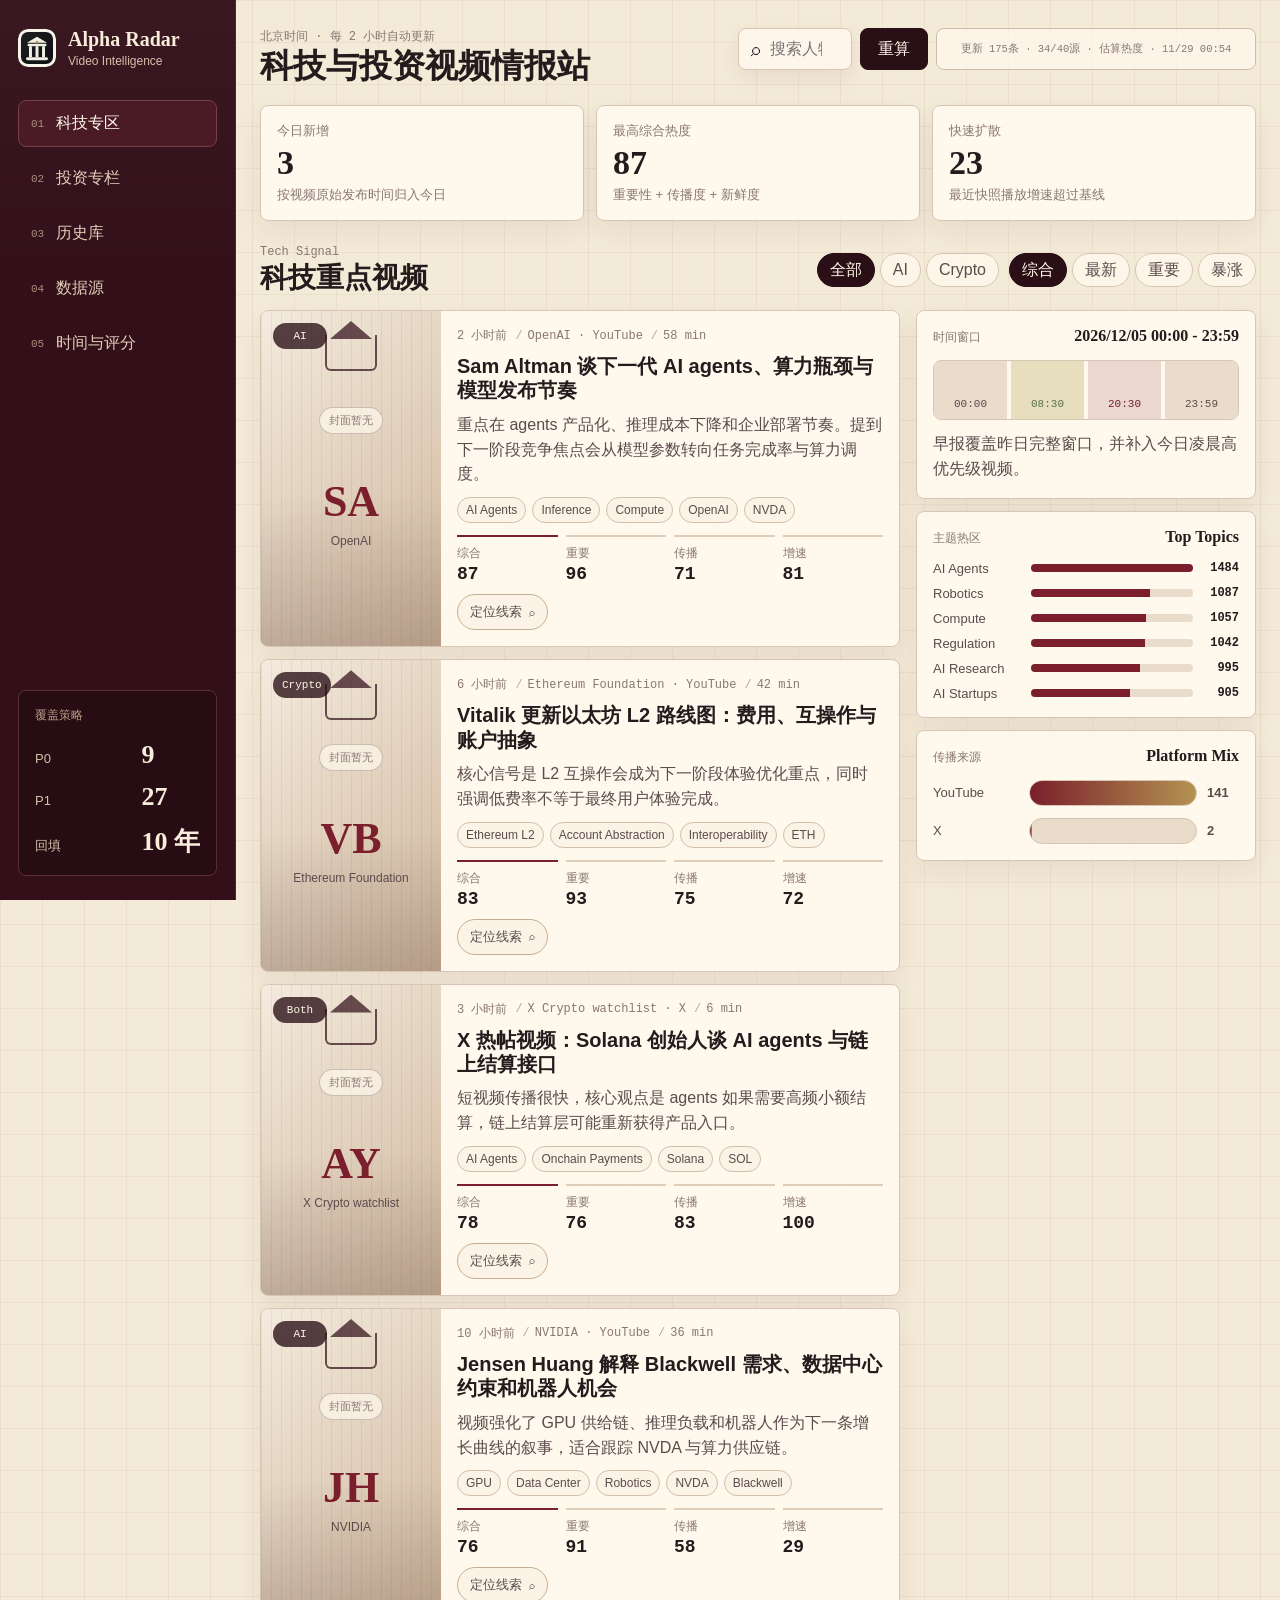
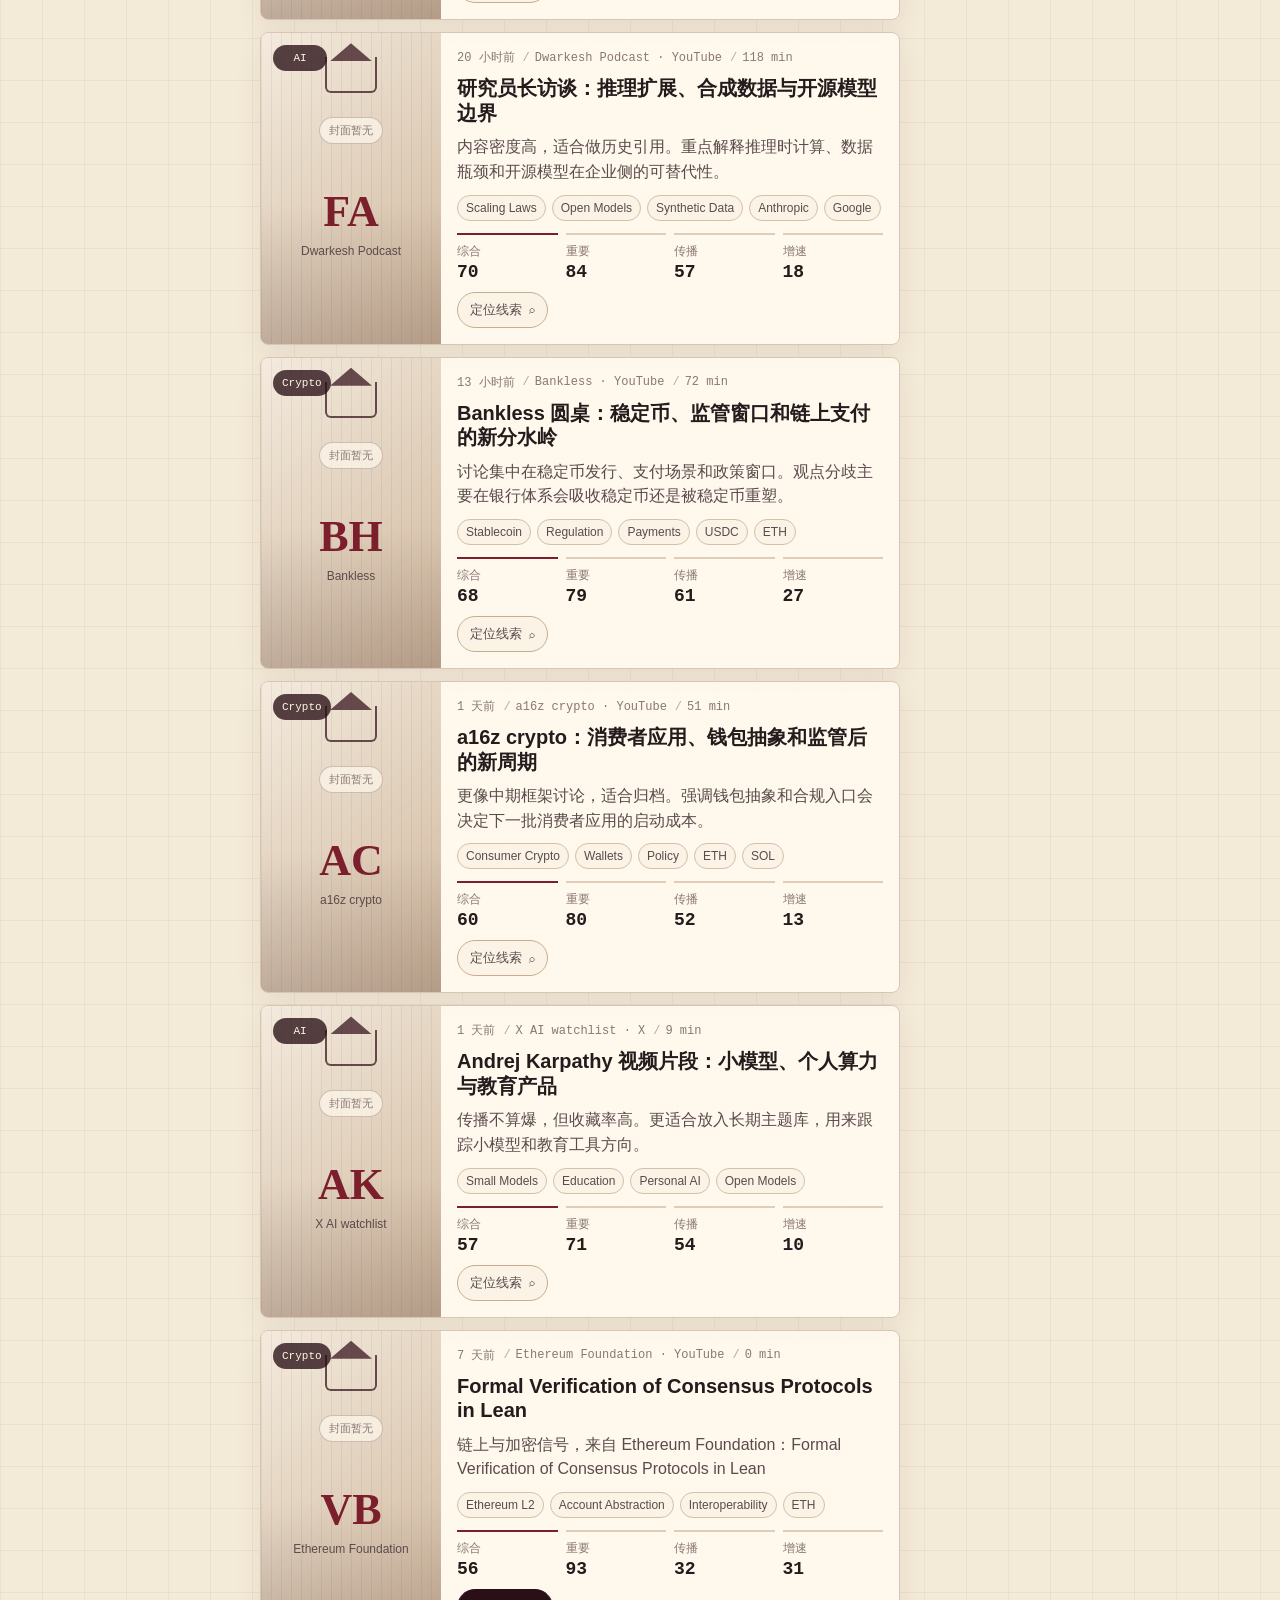
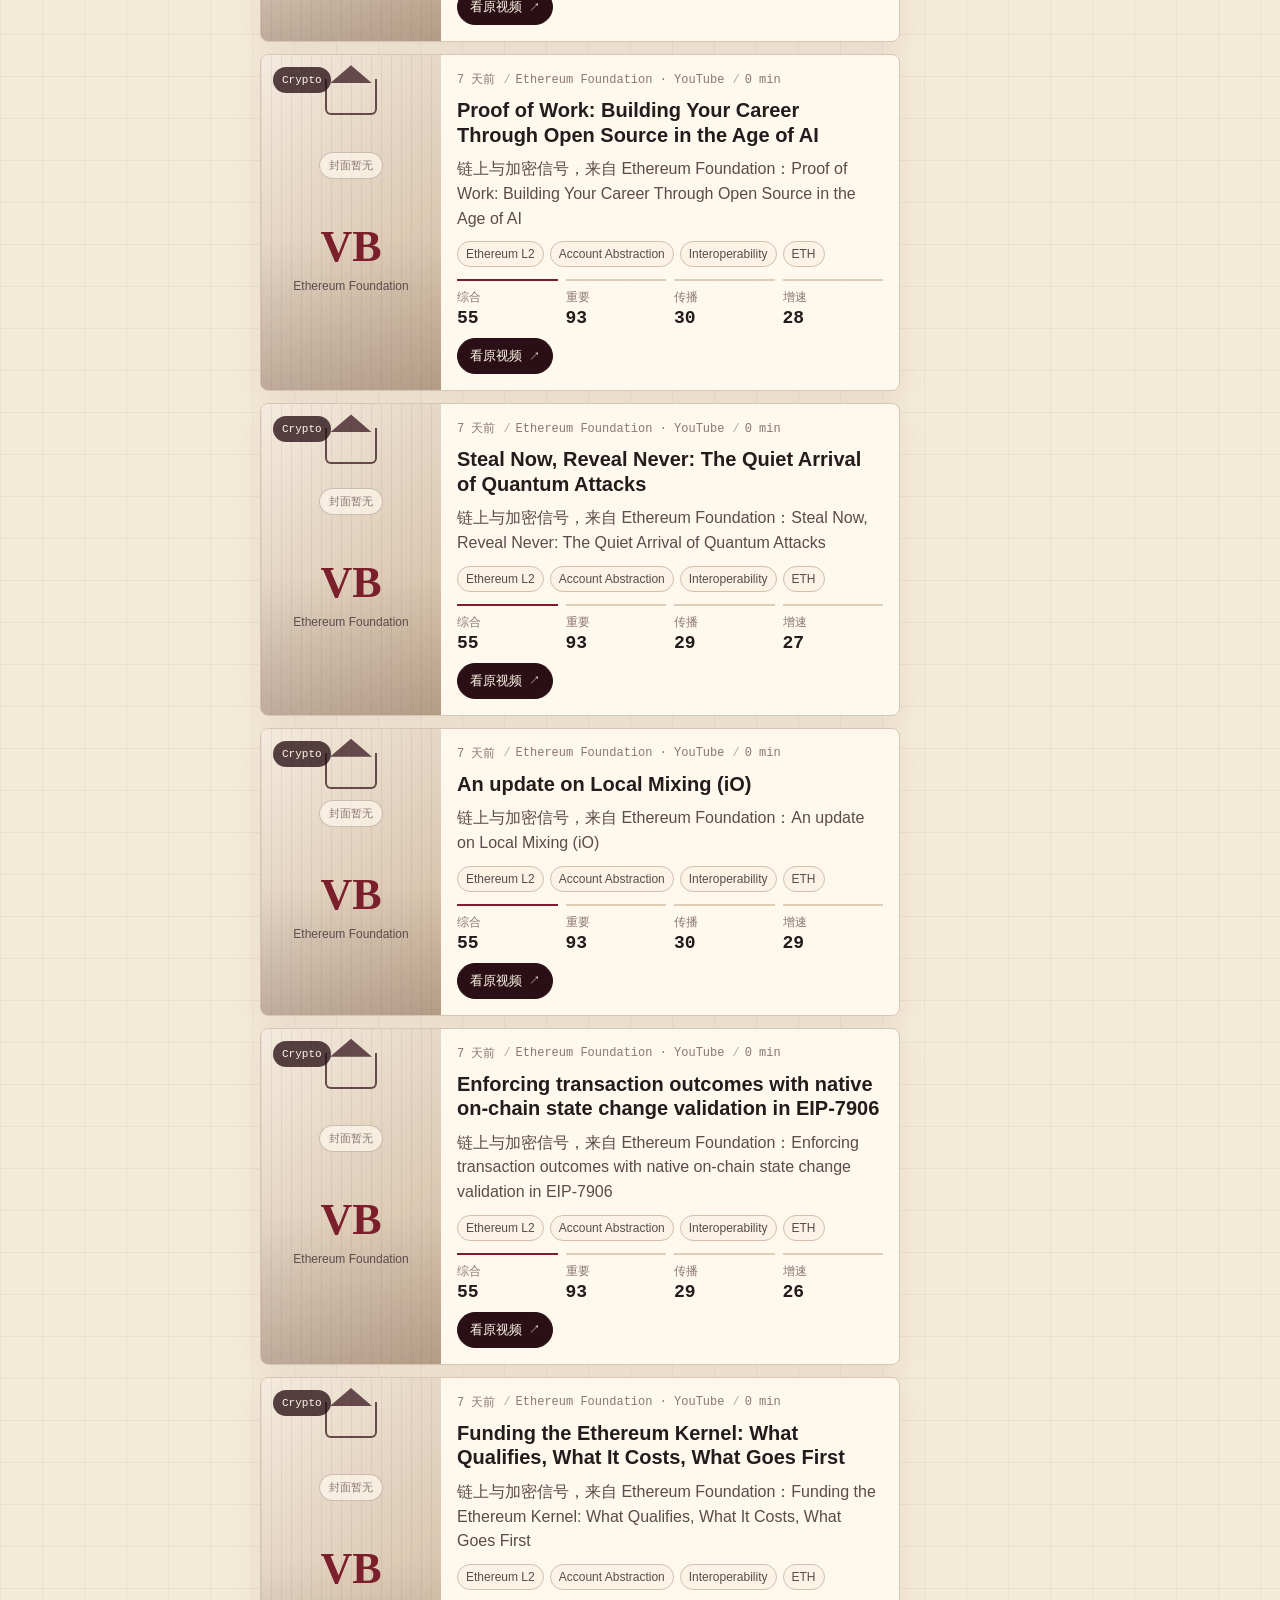
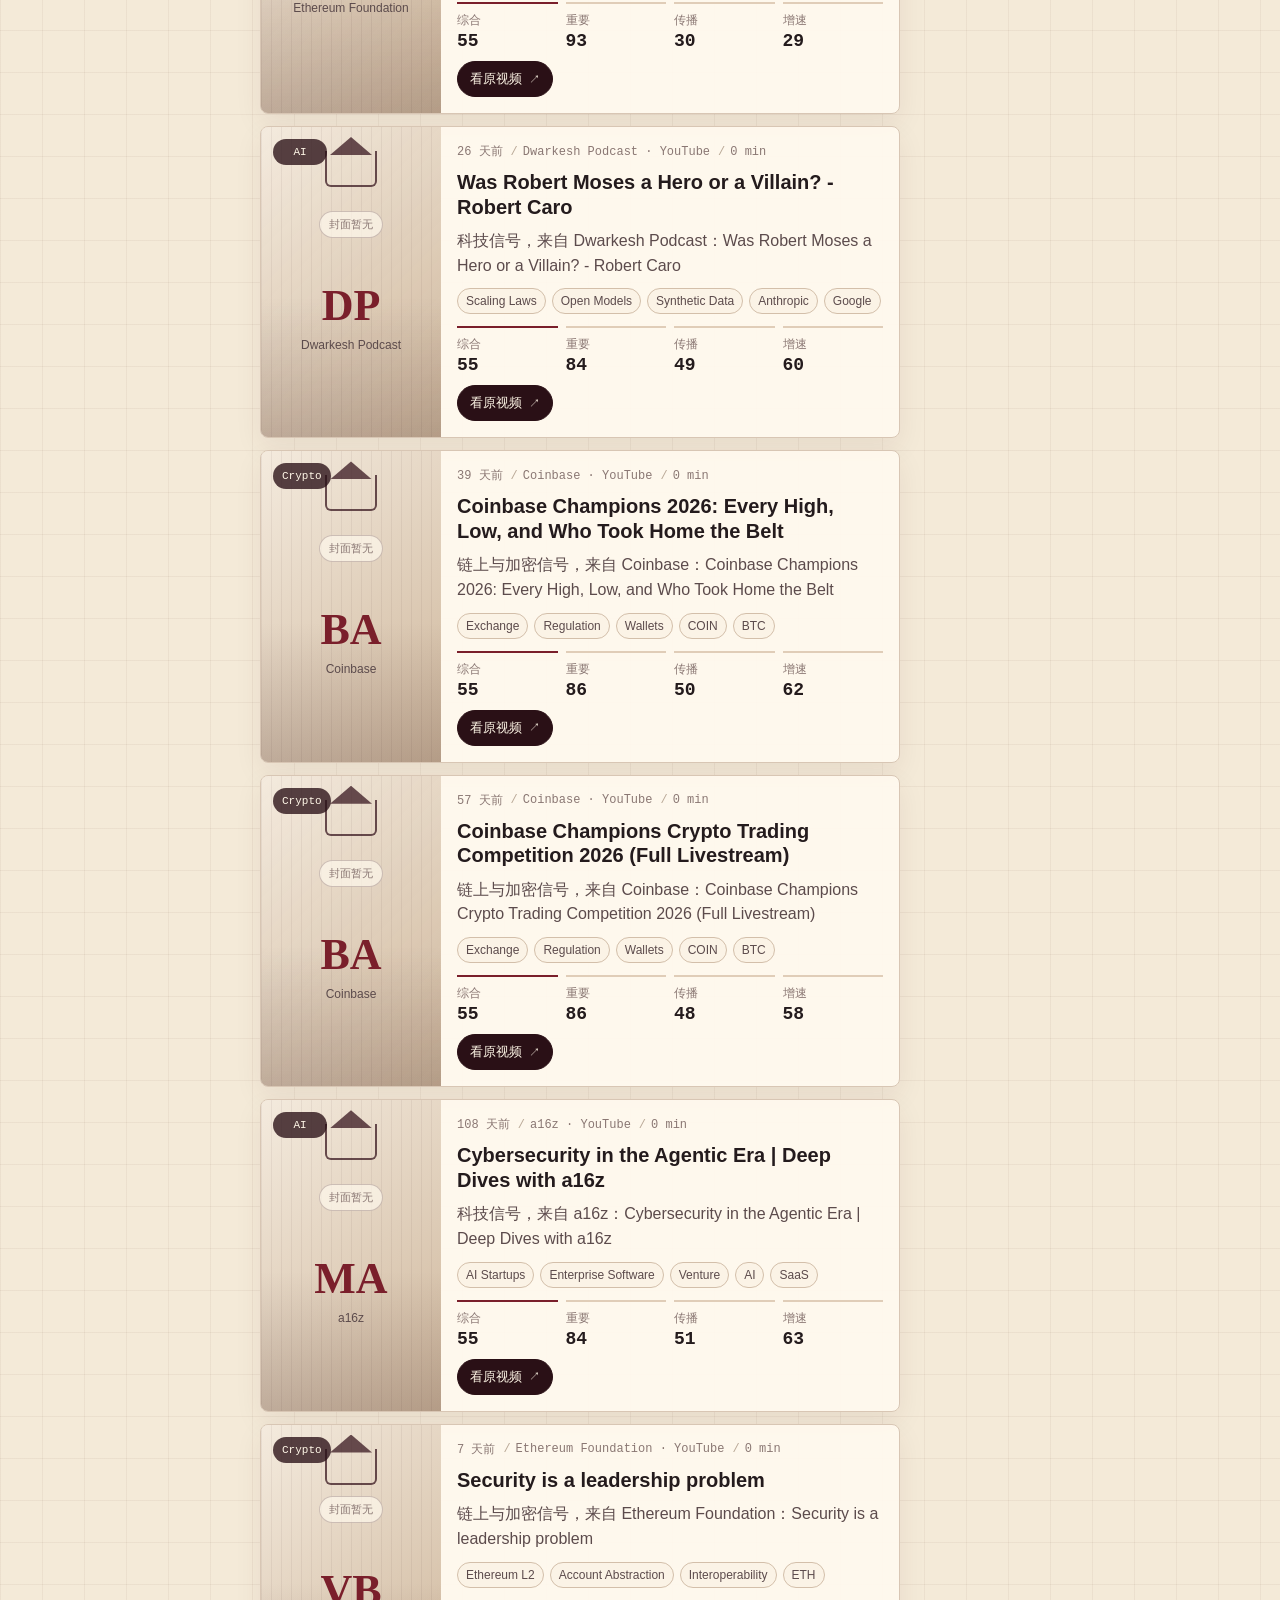
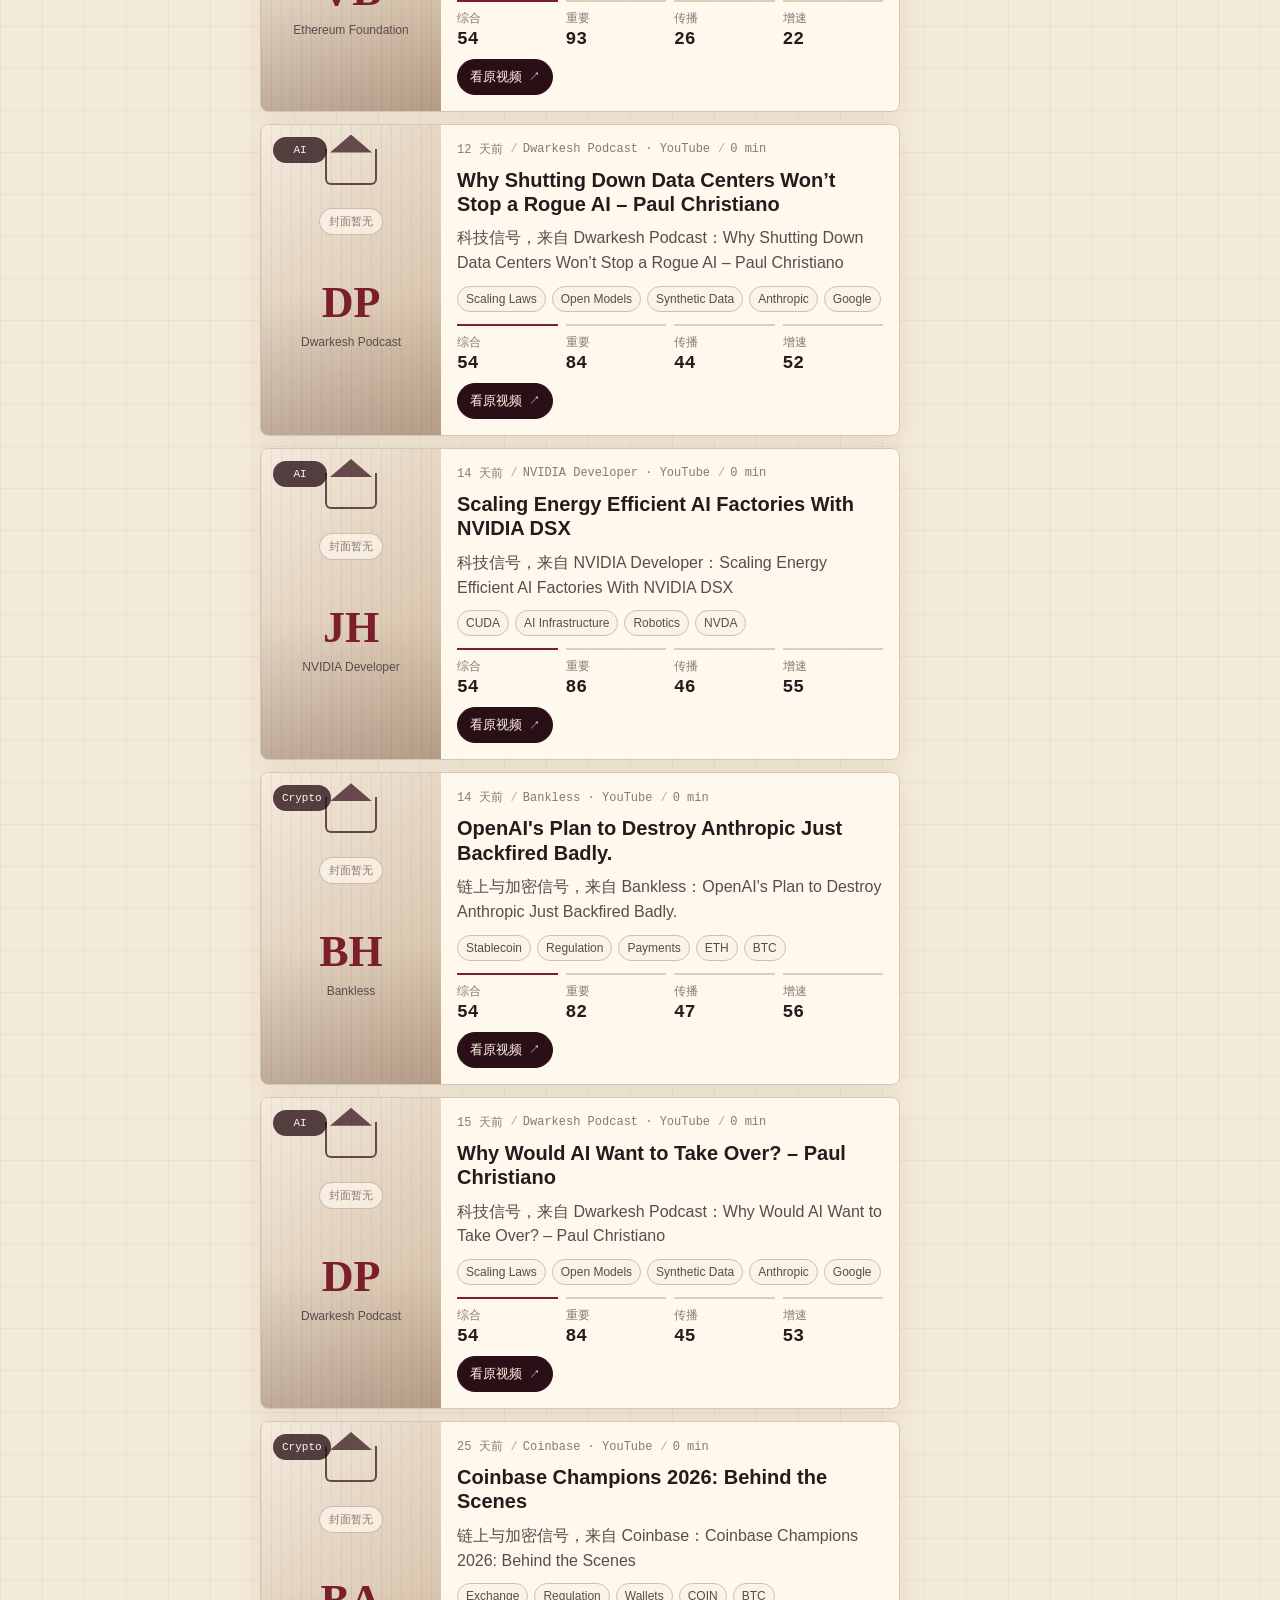
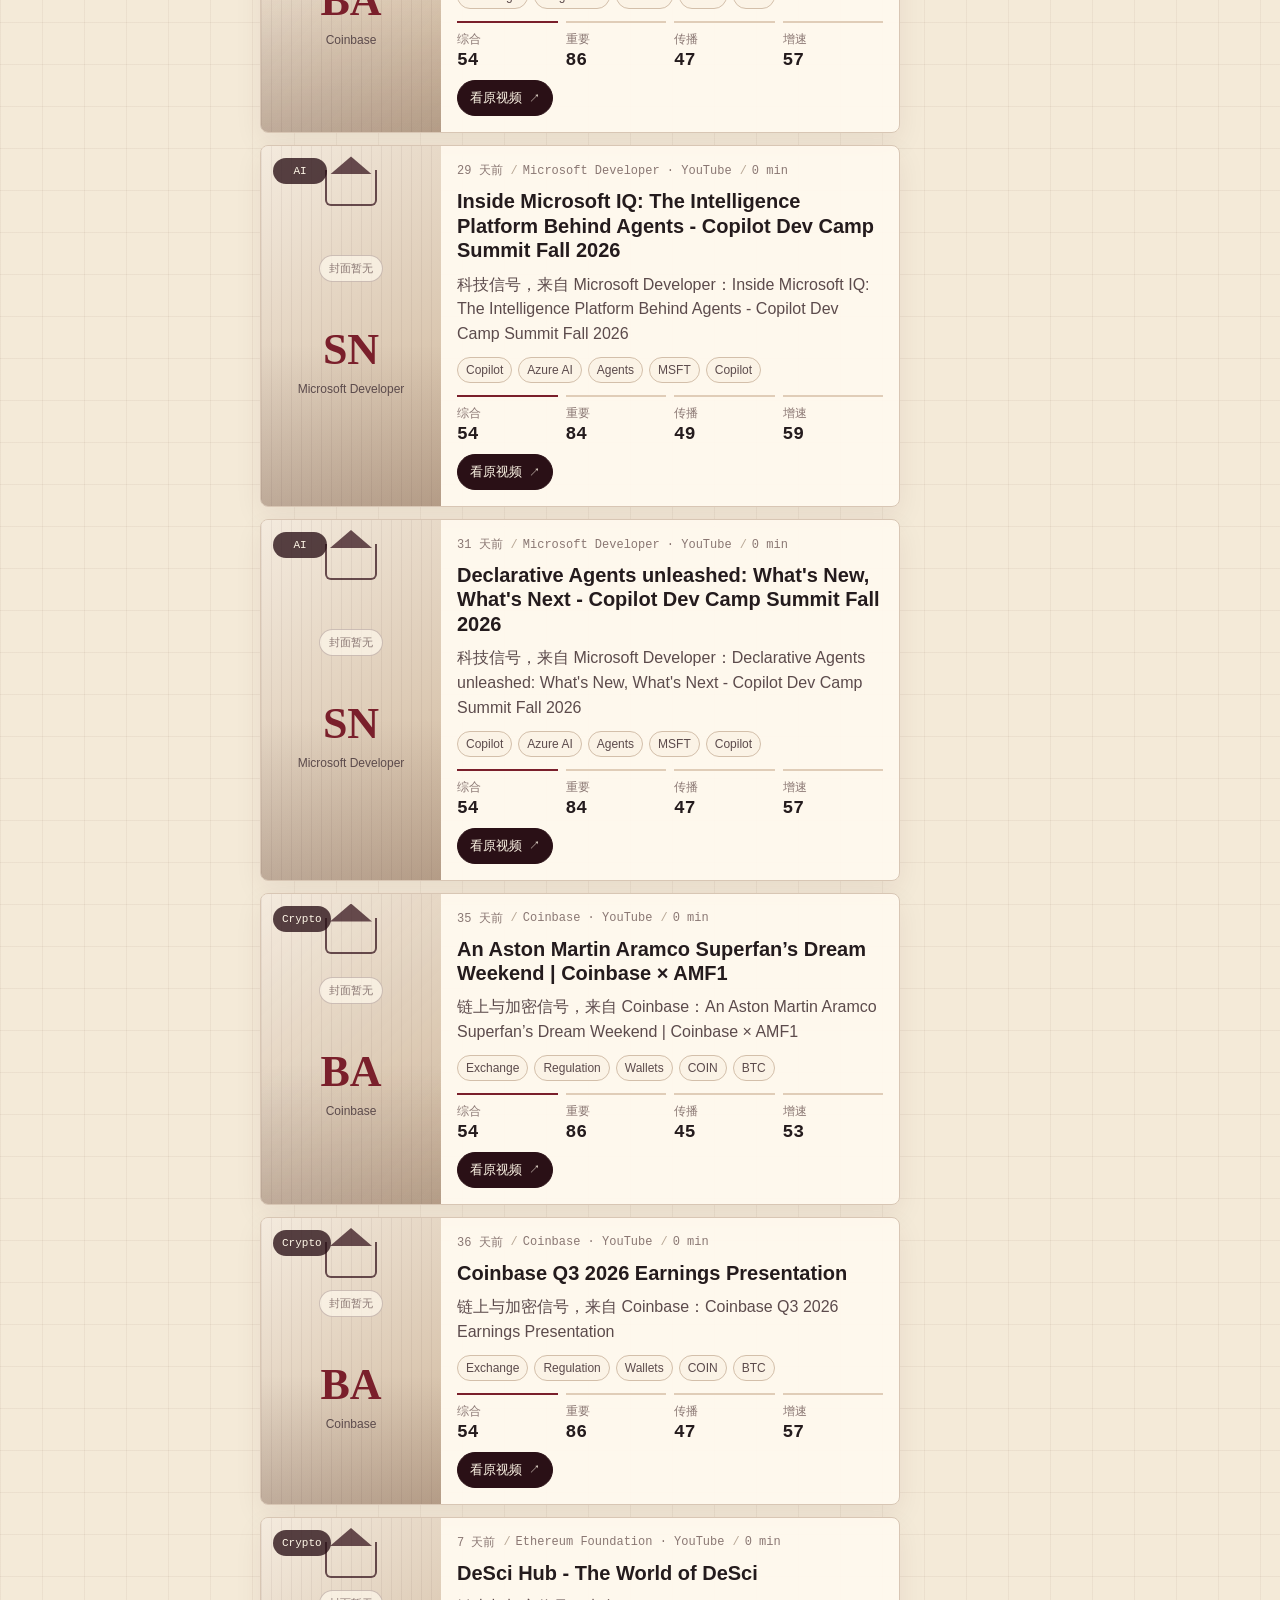
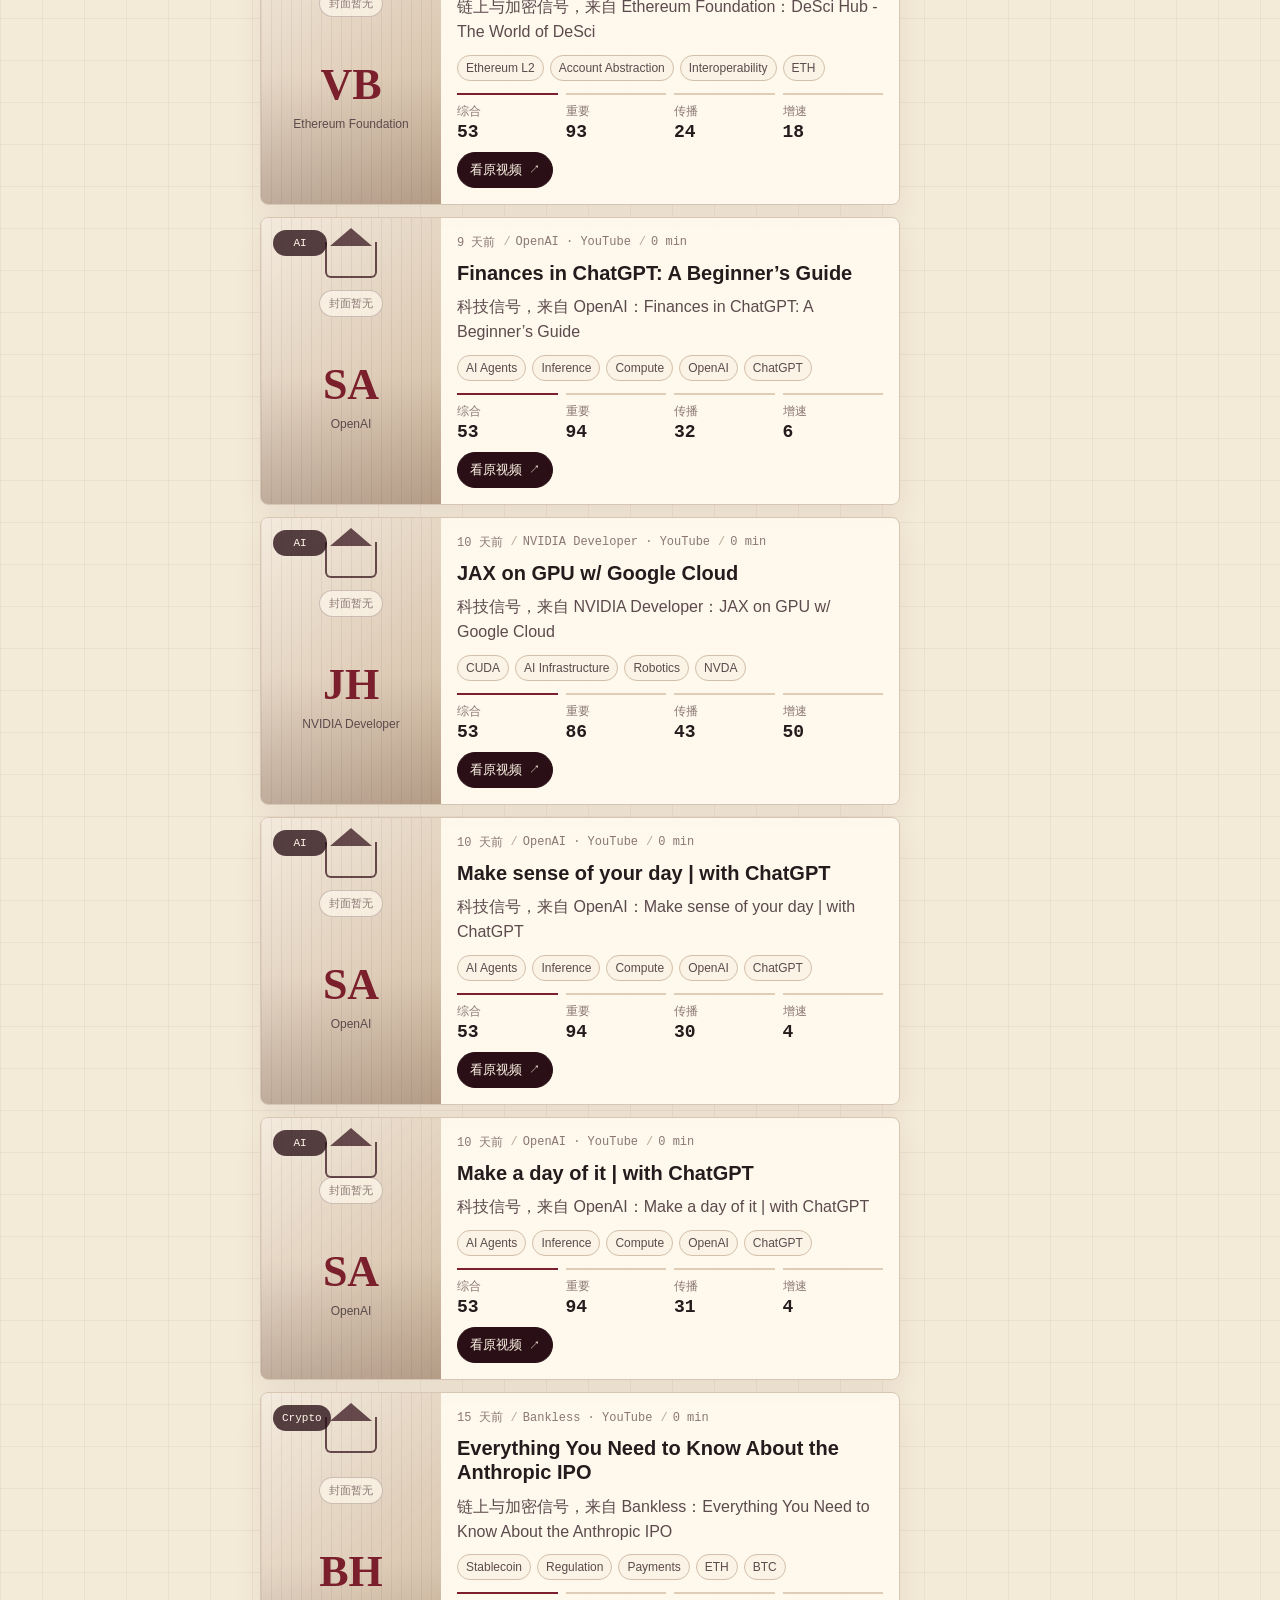
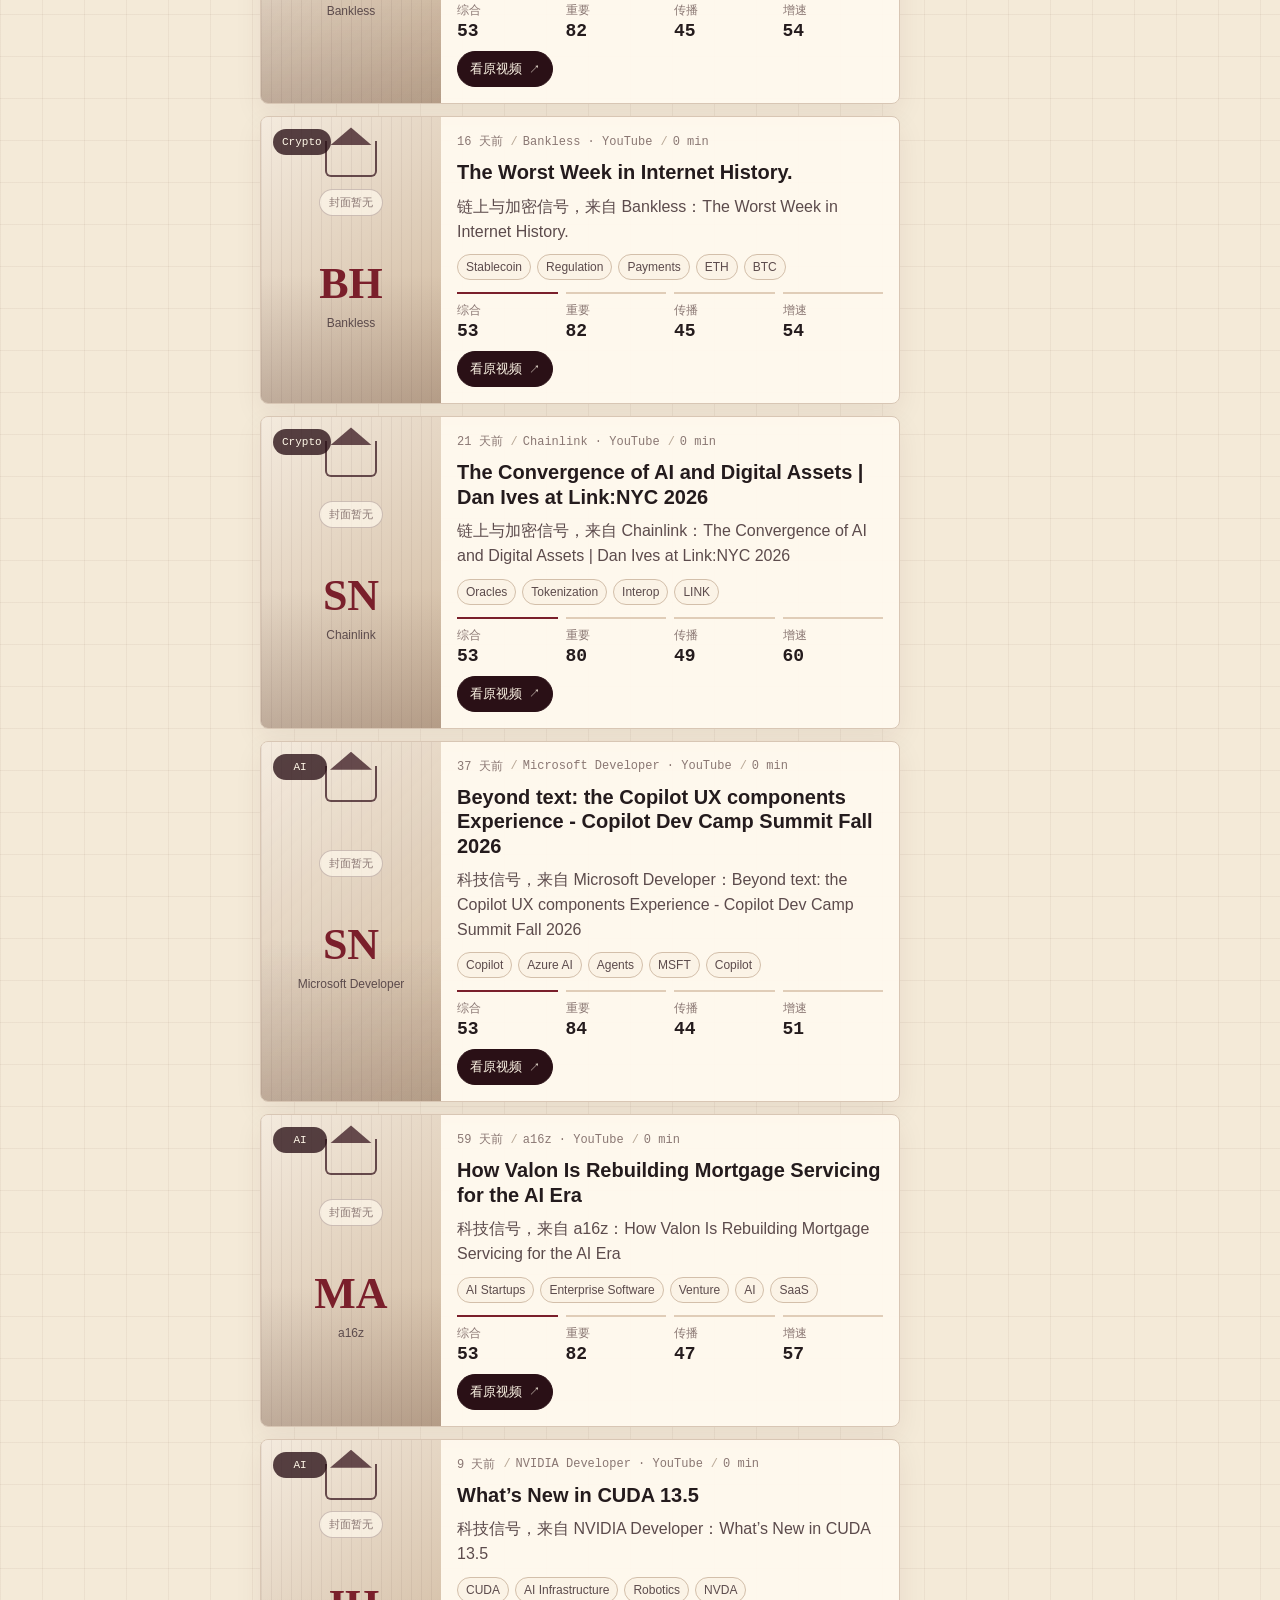
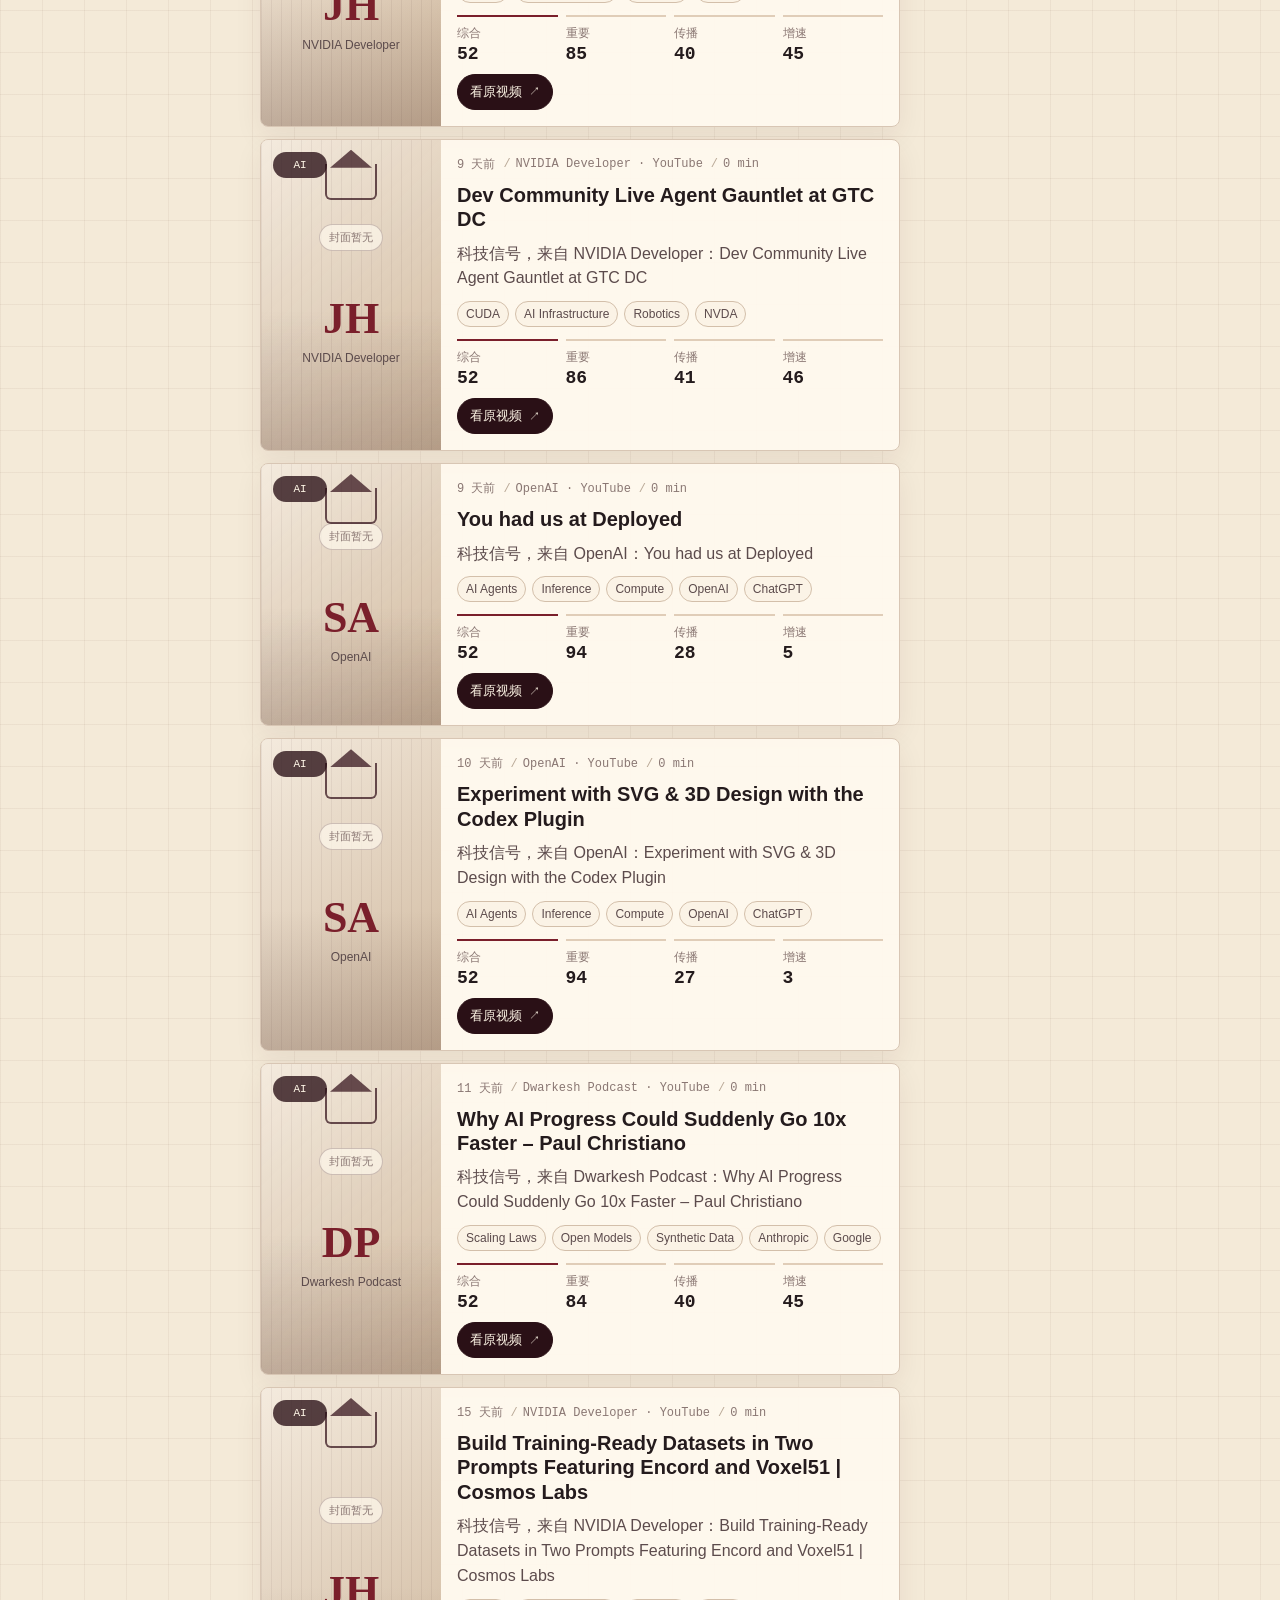
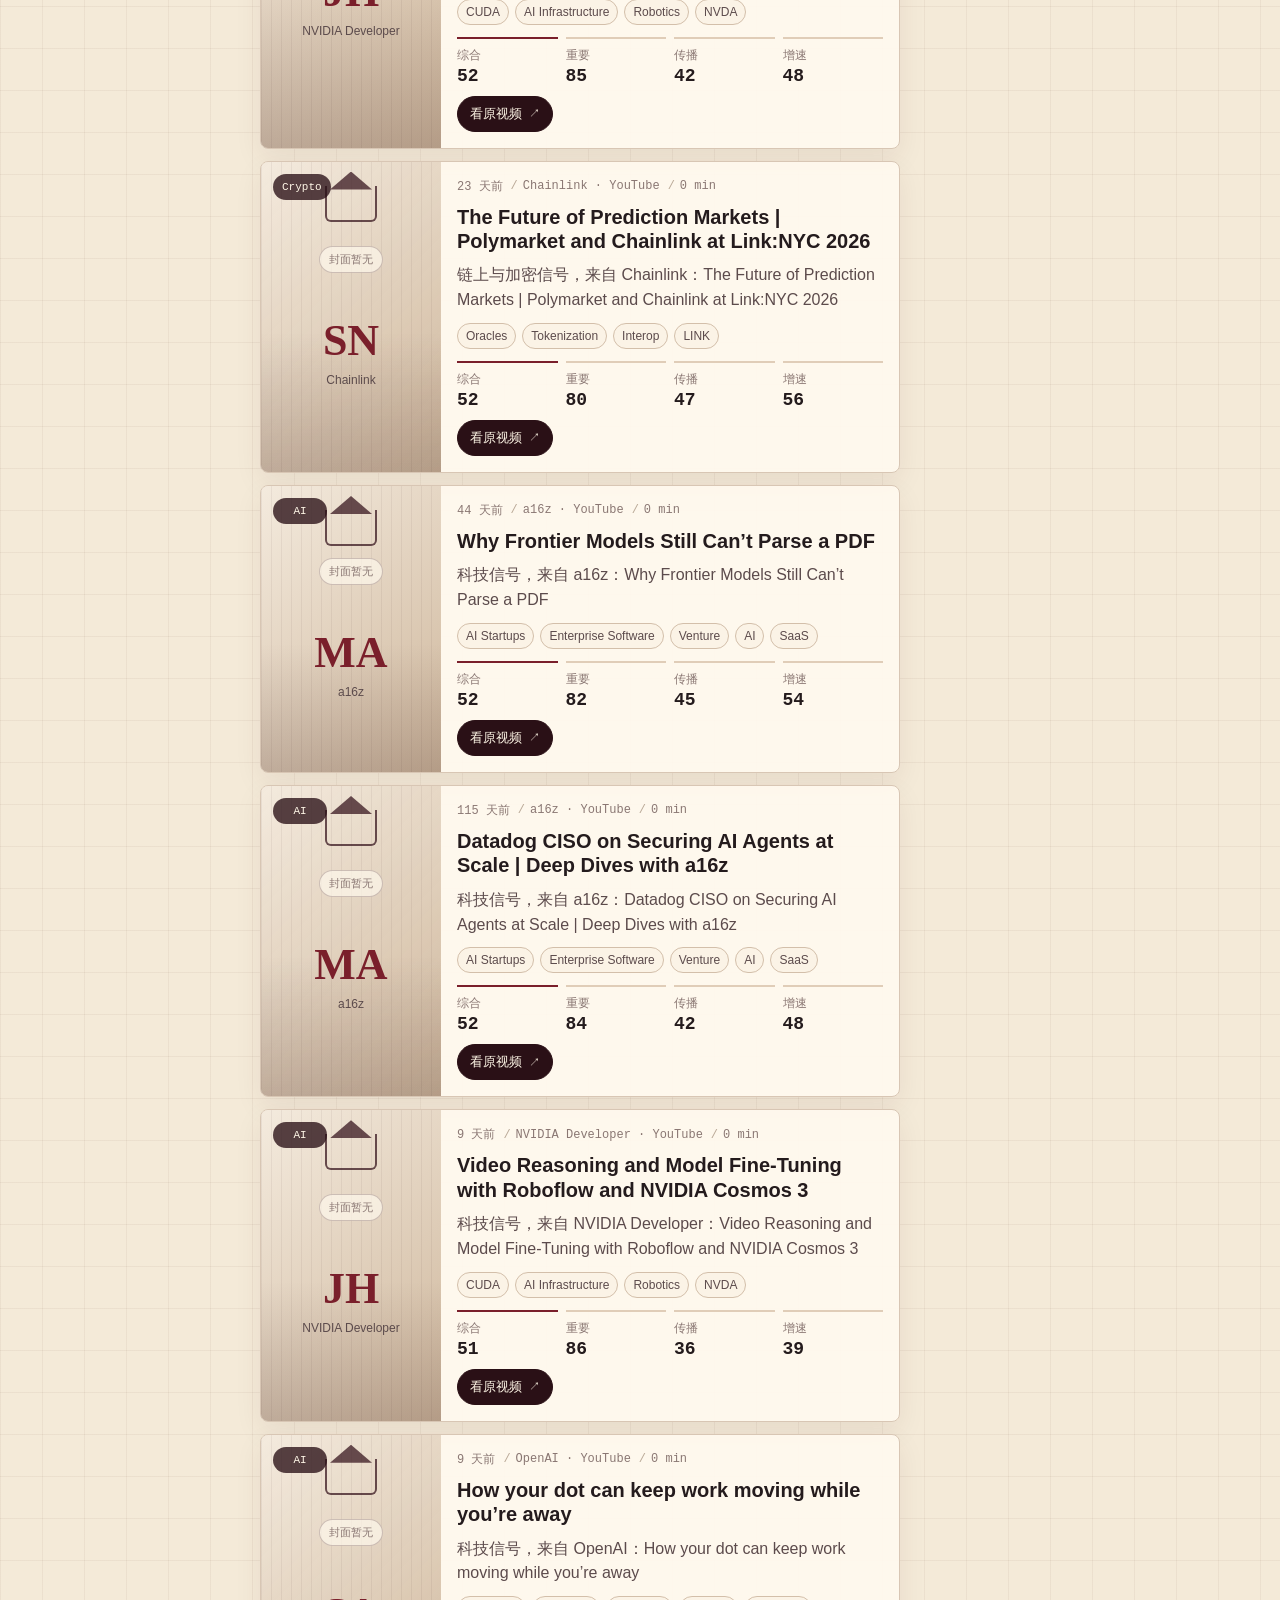
<file: index.html>
<!doctype html>
<html lang="zh-CN">
  <head>
    <meta charset="utf-8" />
    <meta name="viewport" content="width=device-width, initial-scale=1" />
    <title>Alpha Radar - AI 与加密视频情报</title>
    <meta name="theme-color" content="#331019" />
    <link rel="icon" type="image/svg+xml" href="./assets/favicon.svg" />
    <link rel="shortcut icon" href="./assets/favicon.svg" />
    <link rel="stylesheet" href="./styles.css" />
  </head>
  <body>
    <div class="app-shell">
      <aside class="sidebar" aria-label="主导航">
        <div class="brand">
          <div class="brand-mark" aria-hidden="true"></div>
          <div>
            <strong>Alpha Radar</strong>
            <span>Video Intelligence</span>
          </div>
        </div>

        <nav class="nav-list" aria-label="视图">
          <button class="nav-item is-active" type="button" data-view="today">
            <span aria-hidden="true">01</span>
            科技专区
          </button>
          <button class="nav-item" type="button" data-view="investment">
            <span aria-hidden="true">02</span>
            投资专栏
          </button>
          <button class="nav-item" type="button" data-view="archive">
            <span aria-hidden="true">03</span>
            历史库
          </button>
          <button class="nav-item" type="button" data-view="sources">
            <span aria-hidden="true">04</span>
            数据源
          </button>
          <button class="nav-item" type="button" data-view="rules">
            <span aria-hidden="true">05</span>
            时间与评分
          </button>
        </nav>

        <section class="side-panel" aria-labelledby="coverage-title">
          <p id="coverage-title" class="panel-label">覆盖策略</p>
          <div class="coverage-grid">
            <span>P0</span>
            <strong id="p0-count">0</strong>
            <span>P1</span>
            <strong id="p1-count">0</strong>
            <span>回填</span>
            <strong>10 年</strong>
          </div>
        </section>
      </aside>

      <main class="workspace">
        <header class="topbar">
          <div>
            <p class="eyebrow">北京时间 · 每 2 小时自动更新</p>
            <h1>科技与投资视频情报站</h1>
          </div>
          <div class="top-actions">
            <label class="search-box">
              <span aria-hidden="true">⌕</span>
              <input id="search-input" type="search" placeholder="搜索人物、资产、主题" autocomplete="off" />
            </label>
            <button class="ghost-button" type="button" id="refresh-button">重算</button>
            <span class="data-status" id="data-status">等待数据</span>
          </div>
        </header>

        <section class="metric-strip" aria-label="关键指标">
          <article class="metric-card">
            <span>今日新增</span>
            <strong id="metric-new">0</strong>
            <small>按视频原始发布时间归入今日</small>
          </article>
          <article class="metric-card">
            <span>最高综合热度</span>
            <strong id="metric-hot">0</strong>
            <small>重要性 + 传播度 + 新鲜度</small>
          </article>
          <article class="metric-card">
            <span>快速扩散</span>
            <strong id="metric-rising">0</strong>
            <small>最近快照播放增速超过基线</small>
          </article>
        </section>

        <section class="view is-visible" id="view-today" aria-labelledby="today-title">
          <div class="section-head">
            <div>
              <p class="eyebrow">Tech Signal</p>
              <h2 id="today-title">科技重点视频</h2>
            </div>
            <div class="section-controls">
              <div class="filter-row" aria-label="过滤">
                <button class="filter-chip is-active" type="button" data-domain="all">全部</button>
                <button class="filter-chip" type="button" data-domain="AI">AI</button>
                <button class="filter-chip" type="button" data-domain="Crypto">Crypto</button>
              </div>
              <div class="segmented-control" role="tablist" aria-label="排序">
                <button class="segment is-active" type="button" data-sort="hot">综合</button>
                <button class="segment" type="button" data-sort="latest">最新</button>
                <button class="segment" type="button" data-sort="importance">重要</button>
                <button class="segment" type="button" data-sort="rising">暴涨</button>
              </div>
            </div>
          </div>

          <div class="content-grid">
            <div class="feed-column">
              <div class="video-feed" id="video-feed"></div>
            </div>

            <aside class="insight-column" aria-label="今日洞察">
              <section class="insight-panel">
                <div class="panel-heading">
                  <p class="panel-label">时间窗口</p>
                  <strong id="window-label">00:00 - 23:59</strong>
                </div>
                <div class="timeline-band">
                  <span>00:00</span>
                  <span>08:30</span>
                  <span>20:30</span>
                  <span>23:59</span>
                </div>
                <div class="window-rule">
                  <p>早报覆盖昨日完整窗口，并补入今日凌晨高优先级视频。</p>
                </div>
              </section>

              <section class="insight-panel">
                <div class="panel-heading">
                  <p class="panel-label">主题热区</p>
                  <strong>Top Topics</strong>
                </div>
                <div class="topic-stack" id="topic-stack"></div>
              </section>

              <section class="insight-panel">
                <div class="panel-heading">
                  <p class="panel-label">传播来源</p>
                  <strong>Platform Mix</strong>
                </div>
                <div class="platform-bars" id="platform-bars"></div>
              </section>
            </aside>
          </div>
        </section>

        <section class="view" id="view-investment" aria-labelledby="investment-title">
          <div class="section-head">
            <div>
              <p class="eyebrow">Investor Archive</p>
              <h2 id="investment-title">投资大师10年分享库</h2>
            </div>
            <div class="segmented-control" role="tablist" aria-label="投资理念">
              <button class="investment-segment is-active" type="button" data-investment-filter="all">全部</button>
              <button class="investment-segment" type="button" data-investment-filter="价值投资派">价值投资</button>
              <button class="investment-segment" type="button" data-investment-filter="优质成长派">优质成长</button>
              <button class="investment-segment" type="button" data-investment-filter="全球宏观派">全球宏观</button>
              <button class="investment-segment" type="button" data-investment-filter="量化投资">量化投资</button>
              <button class="investment-segment" type="button" data-investment-filter="指数投资派">指数投资</button>
              <button class="investment-segment" type="button" data-investment-filter="激进投资派">激进投资</button>
              <button class="investment-segment" type="button" data-investment-filter="另类资产派">另类资产</button>
              <button class="investment-segment" type="button" data-investment-filter="周期逆向派">周期逆向</button>
            </div>
          </div>

          <div class="investment-layout">
            <div class="investment-feed" id="investment-feed"></div>

            <aside class="insight-column" aria-label="投资洞察">
              <section class="insight-panel">
                <div class="panel-heading">
                  <p class="panel-label">高信心方向</p>
                  <strong>Philosophy</strong>
                </div>
                <div class="conviction-stack" id="conviction-stack"></div>
              </section>
              <section class="insight-panel">
                <div class="panel-heading">
                  <p class="panel-label">关注名单</p>
                  <strong>Top 20</strong>
                </div>
                <div class="watchlist-grid" id="investor-watchlist"></div>
              </section>
              <section class="insight-panel">
                <div class="panel-heading">
                  <p class="panel-label">使用提醒</p>
                  <strong>Research Only</strong>
                </div>
                <p class="note-text">只有单条视频 URL 且已核验可播放，才会显示“看原视频”；其余内容只提供定位线索。</p>
              </section>
            </aside>
          </div>
        </section>

        <section class="view" id="view-archive" aria-labelledby="archive-title">
          <div class="section-head">
            <div>
              <p class="eyebrow">Historical Memory</p>
              <h2 id="archive-title">历史资讯库</h2>
            </div>
            <div class="archive-count" id="archive-count">0 条</div>
          </div>
          <div class="archive-table-wrap">
            <table class="archive-table">
              <thead>
                <tr>
                  <th>时间</th>
                  <th>标题</th>
                  <th>人物/来源</th>
                  <th>主题</th>
                  <th>综合</th>
                  <th>传播</th>
                </tr>
              </thead>
              <tbody id="archive-table-body"></tbody>
            </table>
          </div>
        </section>

        <section class="view" id="view-sources" aria-labelledby="sources-title">
          <div class="section-head">
            <div>
              <p class="eyebrow">Watchlist</p>
              <h2 id="sources-title">数据源白名单</h2>
            </div>
            <button class="ghost-button" type="button" id="source-export">导出配置</button>
          </div>
          <div class="source-grid" id="source-grid"></div>
        </section>

        <section class="view" id="view-rules" aria-labelledby="rules-title">
          <div class="section-head">
            <div>
              <p class="eyebrow">Scoring Engine</p>
              <h2 id="rules-title">时间规则与热度指标</h2>
            </div>
          </div>
          <div class="rules-grid">
            <article class="rule-block">
              <p class="panel-label">时间字段</p>
              <dl>
                <div><dt>published_at</dt><dd>视频原始发布时间，决定今日归属。</dd></div>
                <div><dt>discovered_at</dt><dd>系统首次发现时间，用来排查漏抓。</dd></div>
                <div><dt>processed_at</dt><dd>摘要、标签、实体识别完成时间。</dd></div>
                <div><dt>metrics_snapshot_at</dt><dd>每次采集播放、评论、X 互动的快照。</dd></div>
              </dl>
            </article>
            <article class="rule-block">
              <p class="panel-label">综合热度</p>
              <div class="formula">
                <span>Hot =</span>
                <strong>40% 重要性</strong>
                <strong>35% 传播度</strong>
                <strong>20% 新鲜度</strong>
                <strong>5% 编辑精选</strong>
              </div>
            </article>
            <article class="rule-block">
              <p class="panel-label">采集频率</p>
              <ul class="rule-list">
                <li><strong>P0</strong><span>每 2 小时随自动任务拉取，优先进入首页排序。</span></li>
                <li><strong>P1</strong><span>每 2 小时拉取，靠主题相关性过滤噪音。</span></li>
                <li><strong>P2</strong><span>保留研究、机构和长尾来源，补覆盖面。</span></li>
                <li><strong>指标质量</strong><span>配置 YouTube API 后切换为真实播放、点赞、评论。</span></li>
              </ul>
            </article>
            <article class="rule-block">
              <p class="panel-label">下一步接 API</p>
              <ul class="rule-list">
                <li><strong>YouTube</strong><span>RSS 发现新视频；配置 API 后补齐真实指标和时长。</span></li>
                <li><strong>过滤</strong><span>标题、人物、主题和资产多维相关性评分，剔除低价值视频。</span></li>
                <li><strong>诊断</strong><span>数据文件记录成功源、过滤量、失败源和指标模式。</span></li>
              </ul>
            </article>
          </div>
        </section>
      </main>
    </div>

    <template id="video-card-template">
      <article class="video-card">
        <div class="thumb-wrap">
          <img alt="" loading="lazy" />
          <span class="domain-pill"></span>
        </div>
        <div class="video-body">
          <div class="video-meta">
            <span class="time"></span>
            <span class="source"></span>
            <span class="duration"></span>
          </div>
          <h3></h3>
          <p class="summary"></p>
          <div class="tag-row"></div>
          <div class="score-row">
            <div><span>综合</span><strong class="hot-score"></strong></div>
            <div><span>重要</span><strong class="importance-score"></strong></div>
            <div><span>传播</span><strong class="spread-score"></strong></div>
            <div><span>增速</span><strong class="velocity-score"></strong></div>
          </div>
          <a class="source-link" href="#" target="_blank" rel="noopener noreferrer">来源加载中</a>
        </div>
      </article>
    </template>

    <script src="./data/generated-videos.js"></script>
    <script src="./app.js"></script>
  </body>
</html>
</file>
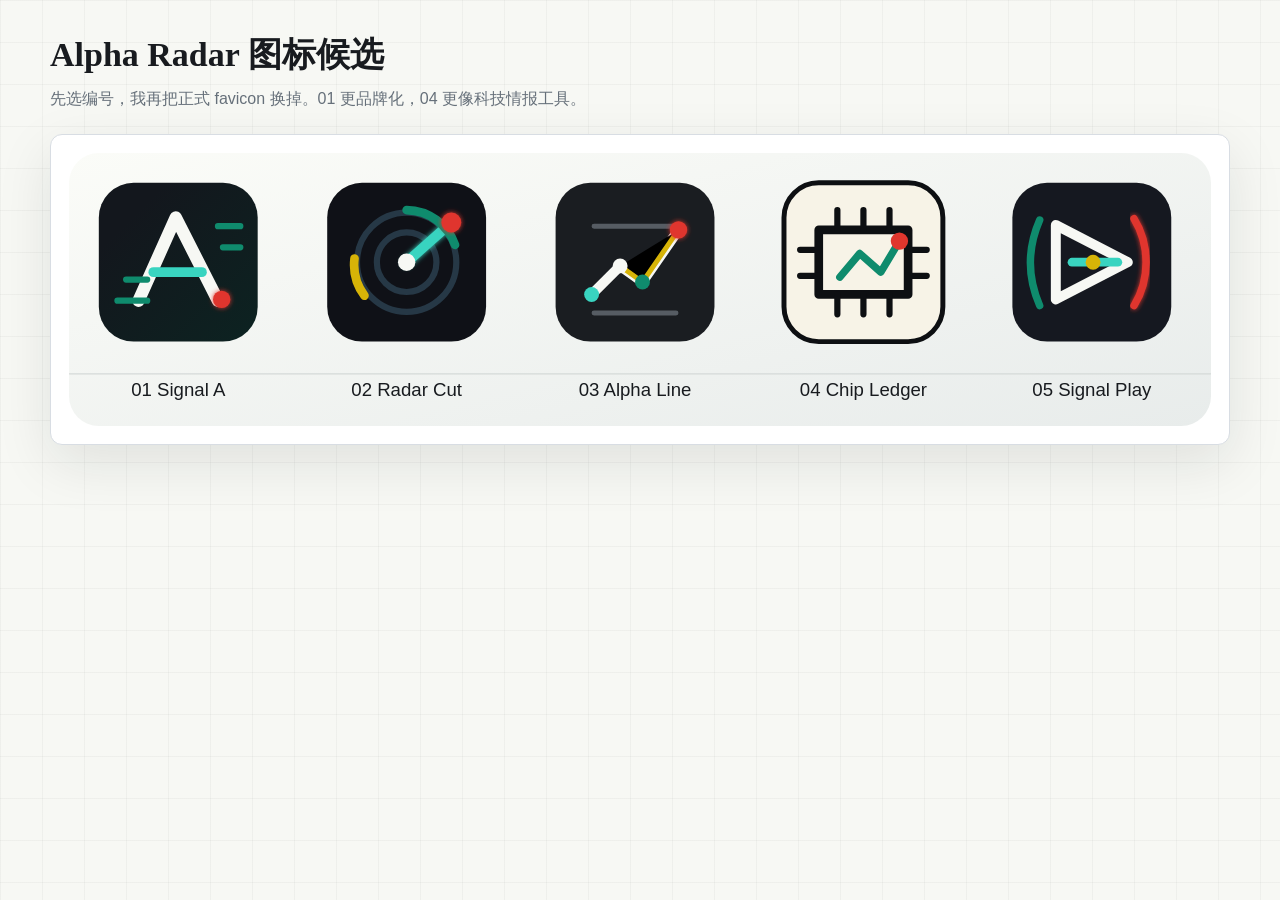
<file: icon-preview.html>
<!doctype html>
<html lang="zh-CN">
  <head>
    <meta charset="utf-8" />
    <meta name="viewport" content="width=device-width, initial-scale=1" />
    <title>Alpha Radar Icon Options</title>
    <style>
      :root {
        --ink: #181b1f;
        --muted: #66707a;
        --paper: #f7f8f4;
        --line: #d8dde3;
      }

      * {
        box-sizing: border-box;
      }

      body {
        margin: 0;
        min-height: 100vh;
        padding: 32px;
        background:
          linear-gradient(90deg, rgba(13, 15, 18, 0.035) 1px, transparent 1px),
          linear-gradient(180deg, rgba(13, 15, 18, 0.035) 1px, transparent 1px),
          var(--paper);
        background-size: 42px 42px;
        color: var(--ink);
        font-family: "Aptos", "Segoe UI", "Helvetica Neue", sans-serif;
      }

      main {
        max-width: 1180px;
        margin: 0 auto;
      }

      h1 {
        margin: 0 0 8px;
        font-family: "Iowan Old Style", Georgia, serif;
        font-size: 34px;
        letter-spacing: 0;
      }

      p {
        margin: 0 0 22px;
        color: var(--muted);
        line-height: 1.6;
      }

      .preview {
        border: 1px solid var(--line);
        border-radius: 12px;
        background: #ffffff;
        padding: 18px;
        box-shadow: 0 18px 55px rgba(24, 27, 31, 0.10);
      }

      img {
        display: block;
        width: 100%;
        height: auto;
      }
    </style>
  </head>
  <body>
    <main>
      <h1>Alpha Radar 图标候选</h1>
      <p>先选编号，我再把正式 favicon 换掉。01 更品牌化，04 更像科技情报工具。</p>
      <div class="preview">
        <img src="./assets/icon-options.svg" alt="五个 Alpha Radar favicon 候选图案" />
      </div>
    </main>
  </body>
</html>
</file>
<file: styles.css>
:root {
  color-scheme: light;
  --ink: #241b1d;
  --ink-soft: #5c4b4c;
  --muted: #8a7773;
  --line: #d8c6b4;
  --paper: #f4ead8;
  --panel: #fff9ee;
  --panel-2: #eadcca;
  --green: #5b6f4e;
  --red: #7a1f2b;
  --cyan: #667b78;
  --yellow: #b49351;
  --black: #2a1016;
  --sidebar: #331019;
  --sidebar-2: #421822;
  --gold-soft: #d2b878;
  --shadow: 0 18px 55px rgba(65, 31, 23, 0.13);
  --radius: 8px;
  --mono: "SFMono-Regular", "Cascadia Mono", "Menlo", monospace;
  --serif: "Iowan Old Style", "Georgia", "Times New Roman", serif;
  --sans: "Aptos", "Segoe UI", "Helvetica Neue", sans-serif;
}

* {
  box-sizing: border-box;
}

html {
  min-width: 320px;
  background: var(--paper);
}

body {
  margin: 0;
  min-height: 100vh;
  color: var(--ink);
  font-family: var(--sans);
  background:
    linear-gradient(90deg, rgba(84, 48, 35, 0.055) 1px, transparent 1px),
    linear-gradient(180deg, rgba(84, 48, 35, 0.055) 1px, transparent 1px),
    var(--paper);
  background-size: 42px 42px;
  overflow-x: hidden;
}

button,
input {
  font: inherit;
}

button {
  cursor: pointer;
}

.app-shell {
  display: grid;
  grid-template-columns: 236px minmax(0, 1fr);
  min-height: 100vh;
}

.sidebar {
  position: sticky;
  top: 0;
  height: 100vh;
  padding: 24px 18px;
  background:
    linear-gradient(180deg, rgba(255, 255, 255, 0.035), transparent 34%),
    var(--sidebar);
  color: #f8eddb;
  border-right: 1px solid #57232d;
  display: flex;
  flex-direction: column;
  gap: 28px;
}

.brand {
  display: flex;
  align-items: center;
  gap: 12px;
  min-height: 48px;
}

.brand-mark {
  width: 38px;
  height: 38px;
  flex: 0 0 38px;
  border: 0;
  border-radius: 10px;
  background: url("./assets/favicon.svg") center / contain no-repeat;
}

.brand-mark::before,
.brand-mark::after {
  content: none;
}

.brand strong {
  display: block;
  font-family: var(--serif);
  font-size: 20px;
  line-height: 1;
  letter-spacing: 0;
}

.brand span {
  display: block;
  margin-top: 5px;
  color: #d6c0aa;
  font-size: 12px;
}

.nav-list {
  display: grid;
  gap: 8px;
}

.nav-item {
  width: 100%;
  border: 1px solid transparent;
  background: transparent;
  color: #e0cdb8;
  border-radius: var(--radius);
  padding: 12px 12px;
  text-align: left;
  display: flex;
  align-items: center;
  gap: 12px;
  transition: background 180ms ease, color 180ms ease, border-color 180ms ease;
}

.nav-item span {
  font-family: var(--mono);
  font-size: 11px;
  color: #aa8e7e;
}

.nav-item:hover,
.nav-item.is-active {
  color: #fff8ea;
  background: #4a1b25;
  border-color: #75404a;
}

.side-panel {
  margin-top: auto;
  border: 1px solid #5d2d36;
  border-radius: var(--radius);
  padding: 16px;
  background: rgba(31, 11, 16, 0.58);
}

.panel-label,
.eyebrow {
  margin: 0;
  color: var(--muted);
  font-family: var(--mono);
  font-size: 12px;
}

.sidebar .panel-label {
  color: #b99b86;
}

.coverage-grid {
  display: grid;
  grid-template-columns: 1fr auto;
  gap: 12px;
  margin-top: 16px;
  align-items: baseline;
}

.coverage-grid span {
  color: #d6c0aa;
  font-size: 13px;
}

.coverage-grid strong {
  font-family: var(--serif);
  font-size: 26px;
}

.workspace {
  padding: 28px 24px;
  max-width: 1320px;
  width: 100%;
  margin: 0 auto;
  min-width: 0;
}

.topbar {
  display: grid;
  grid-template-columns: minmax(460px, 1fr) minmax(0, 520px);
  align-items: start;
  gap: 18px;
  margin-bottom: 22px;
}

h1,
h2,
h3,
p {
  overflow-wrap: anywhere;
}

h1,
h2 {
  margin: 4px 0 0;
  font-family: var(--serif);
  letter-spacing: 0;
}

h1 {
  font-size: clamp(32px, 2.6vw, 42px);
  line-height: 1.03;
  max-width: none;
  white-space: nowrap;
}

h2 {
  font-size: 28px;
  line-height: 1.1;
}

.top-actions {
  display: flex;
  align-items: center;
  justify-content: flex-end;
  flex-wrap: nowrap;
  gap: 8px;
  min-width: 0;
}

.search-box {
  flex: 1 1 220px;
  width: auto;
  max-width: 266px;
  min-height: 42px;
  display: flex;
  align-items: center;
  gap: 8px;
  border: 1px solid var(--line);
  border-radius: var(--radius);
  padding: 0 12px;
  background: rgba(255, 249, 238, 0.88);
  box-shadow: 0 8px 22px rgba(65, 31, 23, 0.07);
}

.search-box span {
  font-family: var(--serif);
  font-size: 18px;
}

.search-box input {
  width: 100%;
  min-width: 0;
  border: 0;
  outline: 0;
  background: transparent;
  color: var(--ink);
}

.ghost-button {
  flex: 0 0 auto;
  min-width: 68px;
  min-height: 42px;
  border: 1px solid var(--black);
  border-radius: var(--radius);
  background: var(--black);
  color: #fff7e7;
  padding: 0 14px;
  white-space: nowrap;
  transition: transform 160ms ease, box-shadow 160ms ease;
}

.ghost-button:hover {
  transform: translateY(-1px);
  box-shadow: 0 10px 20px rgba(65, 31, 23, 0.16);
}

.data-status {
  flex: 0 0 320px;
  max-width: 320px;
  min-height: 42px;
  display: inline-flex;
  align-items: center;
  justify-content: center;
  border: 1px solid #cfbda8;
  border-radius: var(--radius);
  padding: 0 12px;
  color: var(--muted);
  background: rgba(255, 249, 238, 0.72);
  font-family: var(--mono);
  font-size: 10.5px;
  white-space: nowrap;
  overflow: hidden;
  text-overflow: ellipsis;
}

.metric-strip {
  display: grid;
  grid-template-columns: repeat(3, minmax(0, 1fr));
  gap: 12px;
  margin-bottom: 24px;
}

.metric-card,
.insight-panel,
.rule-block,
.source-card,
.video-card {
  min-width: 0;
  border: 1px solid var(--line);
  border-radius: var(--radius);
  background: rgba(255, 249, 238, 0.94);
  box-shadow: 0 10px 28px rgba(65, 31, 23, 0.07);
}

.metric-card {
  min-height: 112px;
  padding: 16px;
  display: grid;
  gap: 6px;
}

.metric-card span,
.metric-card small {
  color: var(--muted);
  font-size: 13px;
}

.metric-card strong {
  font-family: var(--serif);
  font-size: 34px;
  line-height: 1;
}

.view {
  display: none;
}

.view.is-visible {
  display: block;
}

.section-head {
  display: grid;
  grid-template-columns: max-content minmax(0, 1fr);
  align-items: center;
  justify-content: normal;
  gap: 18px;
  margin-bottom: 16px;
}

.segmented-control,
.filter-row {
  display: flex;
  align-items: center;
  flex-wrap: nowrap;
  gap: 5px;
}

.section-controls {
  min-width: 0;
  display: flex;
  align-items: center;
  justify-content: flex-end;
  gap: 10px;
  overflow-x: auto;
  scrollbar-width: none;
}

.section-controls::-webkit-scrollbar {
  display: none;
}

.segment,
.investment-segment,
.filter-chip {
  border: 1px solid var(--line);
  border-radius: 999px;
  background: rgba(255, 249, 238, 0.76);
  color: var(--ink-soft);
  padding: 8px 12px;
  min-height: 34px;
  line-height: 1;
  white-space: nowrap;
}

.segment.is-active,
.investment-segment.is-active,
.filter-chip.is-active {
  border-color: var(--black);
  background: var(--black);
  color: #fff7e7;
}

.content-grid {
  display: grid;
  grid-template-columns: minmax(0, 1fr) minmax(300px, 340px);
  gap: 16px;
  align-items: start;
}

.feed-column {
  min-width: 0;
}

#view-investment .section-head {
  display: grid;
  grid-template-columns: max-content minmax(0, 1fr);
  align-items: end;
  gap: 18px;
}

#view-investment .section-head > div:first-child {
  min-width: 0;
}

#investment-title {
  max-width: none;
  font-size: clamp(25px, 2.15vw, 34px);
  line-height: 1.02;
  white-space: nowrap;
}

#view-investment .segmented-control {
  justify-content: flex-end;
  flex-wrap: nowrap;
  gap: 7px;
  min-width: 0;
  overflow-x: auto;
  scrollbar-width: none;
  padding-bottom: 2px;
}

#view-investment .segmented-control::-webkit-scrollbar {
  display: none;
}

#view-investment .investment-segment {
  flex: 0 0 auto;
  min-height: 34px;
  padding: 7px 12px;
  font-size: 13px;
  line-height: 1;
  white-space: nowrap;
}

.video-feed {
  display: grid;
  gap: 12px;
}

.video-card {
  display: grid;
  grid-template-columns: clamp(180px, 27%, 220px) minmax(0, 1fr);
  overflow: hidden;
  transition: transform 180ms ease, box-shadow 180ms ease, border-color 180ms ease;
}

.video-card:not(.is-unverified) {
  cursor: pointer;
}

.video-card:not(.is-unverified):hover {
  transform: translateY(-2px);
  box-shadow: var(--shadow);
  border-color: #ba9e76;
}

.thumb-wrap {
  min-height: 172px;
  position: relative;
  background: #d8c6b4;
  overflow: hidden;
}

.thumb-wrap.has-placeholder {
  background:
    linear-gradient(135deg, rgba(255, 249, 238, 0.72), rgba(200, 173, 141, 0.62)),
    #d8c6b4;
}

.thumb-wrap img {
  width: 100%;
  height: 100%;
  object-fit: cover;
  display: block;
  filter: saturate(0.82) contrast(1.05);
}

.thumb-wrap::after {
  content: "";
  position: absolute;
  inset: 0;
  background:
    linear-gradient(180deg, transparent 0 45%, rgba(42, 16, 22, 0.46)),
    repeating-linear-gradient(0deg, rgba(255, 249, 238, 0.08) 0 1px, transparent 1px 6px);
  pointer-events: none;
}

.thumb-wrap.has-placeholder::after {
  background:
    linear-gradient(180deg, transparent 0 55%, rgba(42, 16, 22, 0.16)),
    repeating-linear-gradient(90deg, rgba(51, 16, 25, 0.06) 0 1px, transparent 1px 10px);
}

.archive-thumb-card {
  position: absolute;
  inset: 0;
  z-index: 1;
  display: grid;
  place-items: center;
  align-content: center;
  gap: 10px;
  padding: 18px;
  color: var(--ink);
  text-align: center;
}

.archive-thumb-card::before {
  content: "";
  width: 48px;
  height: 34px;
  border: 2px solid rgba(51, 16, 25, 0.72);
  border-top: 0;
  border-radius: 0 0 6px 6px;
  position: absolute;
  top: 24px;
}

.archive-thumb-card::after {
  content: "";
  width: 42px;
  height: 18px;
  background: rgba(51, 16, 25, 0.72);
  clip-path: polygon(50% 0, 100% 100%, 0 100%);
  position: absolute;
  top: 10px;
}

.archive-thumb-status {
  border: 1px solid rgba(51, 16, 25, 0.22);
  border-radius: 999px;
  padding: 5px 9px;
  background: rgba(255, 249, 238, 0.68);
  color: var(--muted);
  font-family: var(--mono);
  font-size: 11px;
}

.archive-thumb-card strong {
  margin-top: 36px;
  font-family: var(--serif);
  font-size: 44px;
  line-height: 1;
  color: var(--red);
  letter-spacing: 0;
}

.archive-thumb-card small {
  max-width: 150px;
  color: var(--ink-soft);
  font-size: 12px;
  line-height: 1.3;
}

.domain-pill {
  position: absolute;
  top: 12px;
  left: 12px;
  z-index: 1;
  min-width: 54px;
  border-radius: 999px;
  padding: 7px 9px;
  color: #fff7e7;
  background: rgba(42, 16, 22, 0.78);
  font-family: var(--mono);
  font-size: 11px;
  text-align: center;
}

.video-body {
  padding: 16px;
  display: grid;
  gap: 10px;
}

.video-meta {
  display: flex;
  flex-wrap: wrap;
  gap: 8px;
  color: var(--muted);
  font-family: var(--mono);
  font-size: 12px;
}

.video-meta span {
  display: inline-flex;
  align-items: center;
  gap: 5px;
}

.video-meta span + span::before {
  content: "/";
  color: #b9a896;
}

.video-body h3 {
  margin: 0;
  font-size: 20px;
  line-height: 1.22;
  letter-spacing: 0;
}

.summary {
  margin: 0;
  color: var(--ink-soft);
  line-height: 1.55;
}

.tag-row {
  display: flex;
  flex-wrap: wrap;
  gap: 6px;
}

.tag {
  border: 1px solid #d3bfaa;
  border-radius: 999px;
  padding: 5px 8px;
  color: var(--ink-soft);
  font-size: 12px;
  background: #fbf3e6;
}

.score-row {
  display: grid;
  grid-template-columns: repeat(4, minmax(0, 1fr));
  gap: 8px;
  margin-top: 2px;
}

.score-row div {
  border-top: 2px solid #e0cdb8;
  padding-top: 8px;
  min-width: 0;
}

.score-row span {
  display: block;
  color: var(--muted);
  font-size: 12px;
}

.score-row strong {
  display: block;
  margin-top: 2px;
  font-family: var(--mono);
  font-size: 18px;
}

.score-row div:first-child {
  border-color: var(--red);
}

.source-link {
  width: max-content;
  max-width: 100%;
  min-height: 36px;
  display: inline-flex;
  align-items: center;
  justify-content: center;
  border: 1px solid var(--black);
  border-radius: 999px;
  padding: 0 12px;
  background: var(--black);
  color: #fff7e7;
  text-decoration: none;
  font-size: 13px;
}

.source-link::after {
  content: "↗";
  margin-left: 7px;
  font-family: var(--mono);
  font-size: 11px;
}

.source-link.is-disabled {
  border-color: #d3bfaa;
  background: #efe3d2;
  color: var(--muted);
  cursor: default;
}

.source-link.is-disabled::after {
  content: "";
  margin-left: 0;
}

.source-note {
  width: max-content;
  max-width: 100%;
  min-height: 28px;
  display: inline-flex;
  align-items: center;
  border-top: 1px solid var(--line);
  padding-top: 8px;
  color: var(--muted);
  font-family: var(--mono);
  font-size: 12px;
}

.source-actions {
  display: flex;
  align-items: center;
  flex-wrap: wrap;
  gap: 10px;
}

.locator-link {
  width: max-content;
  max-width: 100%;
  min-height: 36px;
  display: inline-flex;
  align-items: center;
  justify-content: center;
  border: 1px solid #c8ad8d;
  border-radius: 999px;
  padding: 0 12px;
  background: #fbf3e6;
  color: var(--ink-soft);
  text-decoration: none;
  font-size: 13px;
}

.locator-link::after {
  content: "⌕";
  margin-left: 7px;
  font-family: var(--mono);
  font-size: 11px;
}

.insight-column {
  display: grid;
  gap: 12px;
}

.investment-layout {
  display: grid;
  grid-template-columns: minmax(0, 1fr) minmax(300px, 340px);
  gap: 16px;
  align-items: start;
}

.investment-feed {
  display: grid;
  gap: 12px;
  min-width: 0;
}

.investment-card {
  border: 1px solid var(--line);
  border-radius: var(--radius);
  background: rgba(255, 249, 238, 0.96);
  box-shadow: 0 10px 28px rgba(65, 31, 23, 0.07);
  padding: 16px;
  display: grid;
  grid-template-columns: clamp(184px, 28%, 238px) minmax(0, 1fr);
  gap: 20px;
  align-items: start;
  position: relative;
  overflow: hidden;
}

.investment-card:not(.is-unverified) {
  cursor: pointer;
}

.investment-card::before {
  content: "";
  position: absolute;
  top: 0;
  left: 0;
  right: 0;
  height: 4px;
  background: linear-gradient(90deg, var(--red), var(--yellow), #6f6b45);
}

.investment-portrait {
  position: relative;
  width: 100%;
  aspect-ratio: 4 / 5;
  border: 1px solid rgba(51, 16, 25, 0.16);
  border-radius: 6px;
  background:
    linear-gradient(rgba(255, 249, 238, 0.045) 1px, transparent 1px),
    linear-gradient(90deg, rgba(255, 249, 238, 0.045) 1px, transparent 1px),
    radial-gradient(circle at 30% 16%, rgba(180, 147, 81, 0.32), transparent 32%),
    linear-gradient(145deg, #6b2631, #241016 64%, #b49351);
  background-size: 18px 18px, 18px 18px, auto, auto;
  overflow: hidden;
}

.investment-portrait img {
  width: 100%;
  height: 100%;
  object-fit: cover;
  object-position: center top;
  display: block;
  filter: grayscale(0.12) saturate(0.88) contrast(1.05);
  transform: scale(1.01);
  opacity: 0;
}

.investment-portrait.has-portrait img {
  opacity: 1;
}

.investment-portrait::after {
  content: "";
  position: absolute;
  inset: 0;
  background:
    linear-gradient(180deg, transparent 0 46%, rgba(42, 16, 22, 0.48)),
    repeating-linear-gradient(0deg, rgba(255, 249, 238, 0.08) 0 1px, transparent 1px 7px);
  pointer-events: none;
}

.investment-portrait.is-fallback::before {
  content: attr(data-name);
  position: absolute;
  left: 16px;
  right: 16px;
  bottom: 18px;
  z-index: 1;
  color: rgba(255, 249, 238, 0.72);
  font-family: var(--mono);
  font-size: 12px;
  line-height: 1.35;
  text-transform: uppercase;
}

.portrait-initials {
  position: absolute;
  left: 50%;
  top: 47%;
  transform: translate(-50%, -50%);
  z-index: 1;
  color: rgba(255, 249, 238, 0.9);
  font-family: var(--serif);
  font-size: clamp(42px, 6vw, 76px);
  line-height: 1;
  text-shadow: 0 8px 28px rgba(42, 16, 22, 0.48);
}

.investment-portrait.has-portrait .portrait-initials {
  opacity: 0;
}

.investment-content {
  min-width: 0;
  display: grid;
  gap: 14px;
}

.investment-top {
  display: grid;
  grid-template-columns: minmax(0, 1fr) auto;
  gap: 16px;
  align-items: start;
}

.investor-meta {
  margin-bottom: 8px;
  display: flex;
  flex-wrap: wrap;
  gap: 8px;
  color: var(--muted);
  font-family: var(--mono);
  font-size: 12px;
}

.investment-card h3 {
  margin: 0;
  font-size: 22px;
  line-height: 1.2;
  letter-spacing: 0;
}

.stance-badge {
  min-width: 96px;
  border-radius: 999px;
  padding: 8px 10px;
  color: #fff7e7;
  background: var(--black);
  font-family: var(--mono);
  font-size: 12px;
  text-align: center;
}

.stance-badge.is-bullish {
  background: #596e4d;
}

.stance-badge.is-cautious {
  background: #8a672d;
}

.stance-badge.is-debate {
  background: var(--cyan);
}

.investment-summary {
  margin: 0;
  color: var(--ink-soft);
  line-height: 1.55;
}

.thesis-list {
  margin: 0;
  padding: 0;
  list-style: none;
  display: grid;
  gap: 8px;
}

.thesis-list li {
  display: grid;
  grid-template-columns: 18px minmax(0, 1fr);
  gap: 8px;
  color: var(--ink-soft);
  line-height: 1.45;
}

.thesis-list li::before {
  content: "";
  width: 9px;
  height: 9px;
  margin-top: 7px;
  border-radius: 50%;
  background: var(--yellow);
}

.investment-score-grid {
  display: grid;
  grid-template-columns: repeat(4, minmax(0, 1fr));
  gap: 8px;
}

.investment-score-grid div {
  min-width: 0;
  border-top: 2px solid #e0cdb8;
  padding-top: 8px;
}

.investment-score-grid span {
  display: block;
  color: var(--muted);
  font-size: 12px;
}

.investment-score-grid strong {
  display: block;
  margin-top: 3px;
  font-family: var(--mono);
  font-size: 17px;
}

.conviction-stack,
.watchlist-grid {
  display: grid;
  gap: 10px;
}

.conviction-line {
  display: grid;
  grid-template-columns: 96px minmax(0, 1fr) 36px;
  gap: 10px;
  align-items: center;
}

.conviction-line span {
  color: var(--ink-soft);
  font-size: 13px;
  overflow: hidden;
  text-overflow: ellipsis;
  white-space: nowrap;
}

.conviction-line strong {
  font-family: var(--mono);
  font-size: 12px;
  text-align: right;
}

.conviction-meter {
  height: 8px;
  border-radius: 999px;
  background: #eadcca;
  overflow: hidden;
}

.conviction-meter i {
  display: block;
  width: var(--bar);
  height: 100%;
  background: var(--yellow);
}

.watchlist-item {
  display: grid;
  grid-template-columns: 28px minmax(0, 1fr) auto;
  gap: 10px;
  align-items: center;
  border-top: 1px solid var(--line);
  padding-top: 10px;
  color: var(--ink-soft);
  text-decoration: none;
  transition: color 160ms ease, transform 160ms ease;
}

.watchlist-item:hover {
  color: var(--red);
  transform: translateX(2px);
}

.watchlist-item em {
  color: var(--yellow);
  font-family: var(--mono);
  font-size: 12px;
  font-style: normal;
}

.watchlist-item strong {
  color: var(--ink);
  min-width: 0;
  overflow: hidden;
  text-overflow: ellipsis;
  white-space: nowrap;
}

.watchlist-item span {
  font-family: var(--mono);
  font-size: 12px;
  color: var(--muted);
}

.note-text {
  margin: 0;
  color: var(--ink-soft);
  line-height: 1.55;
}

.insight-panel {
  padding: 16px;
}

.panel-heading {
  display: flex;
  justify-content: space-between;
  gap: 12px;
  align-items: baseline;
  margin-bottom: 14px;
}

.panel-heading strong {
  font-family: var(--serif);
}

.timeline-band {
  display: grid;
  grid-template-columns: repeat(4, 1fr);
  gap: 4px;
  border: 1px solid var(--line);
  border-radius: var(--radius);
  overflow: hidden;
}

.timeline-band span {
  min-height: 58px;
  padding: 9px;
  display: flex;
  align-items: end;
  justify-content: center;
  color: var(--ink-soft);
  font-family: var(--mono);
  font-size: 11px;
  background: var(--panel-2);
}

.timeline-band span:nth-child(2) {
  background: #e6debd;
  color: var(--green);
}

.timeline-band span:nth-child(3) {
  background: #ead8d0;
  color: var(--red);
}

.window-rule p {
  margin: 12px 0 0;
  color: var(--ink-soft);
  line-height: 1.55;
}

.topic-stack {
  display: grid;
  gap: 10px;
}

.topic-line {
  display: grid;
  grid-template-columns: 88px minmax(0, 1fr) 36px;
  gap: 10px;
  align-items: center;
}

.topic-line span {
  color: var(--ink-soft);
  font-size: 13px;
  overflow: hidden;
  text-overflow: ellipsis;
  white-space: nowrap;
}

.topic-line strong {
  font-family: var(--mono);
  font-size: 12px;
  text-align: right;
}

.topic-bar {
  height: 8px;
  border-radius: 999px;
  background: #eadcca;
  overflow: hidden;
}

.topic-bar i {
  display: block;
  height: 100%;
  width: var(--bar);
  background: var(--red);
}

.platform-bars {
  display: grid;
  gap: 12px;
}

.platform-row {
  display: grid;
  grid-template-columns: 86px minmax(0, 1fr) 32px;
  gap: 10px;
  align-items: center;
  color: var(--ink-soft);
  font-size: 13px;
}

.platform-meter {
  height: 26px;
  border-radius: 999px;
  border: 1px solid var(--line);
  background: #eadcca;
  overflow: hidden;
}

.platform-meter i {
  display: block;
  width: var(--bar);
  height: 100%;
  background: linear-gradient(90deg, var(--red), var(--yellow));
}

.archive-count {
  border: 1px solid var(--line);
  border-radius: 999px;
  padding: 9px 13px;
  background: var(--panel);
  color: var(--ink-soft);
}

.archive-table-wrap {
  overflow-x: auto;
  border: 1px solid var(--line);
  border-radius: var(--radius);
  background: var(--panel);
}

.archive-table {
  width: 100%;
  border-collapse: collapse;
  min-width: 880px;
}

.archive-table th,
.archive-table td {
  padding: 14px 16px;
  text-align: left;
  border-bottom: 1px solid var(--line);
  vertical-align: top;
}

.archive-table th {
  color: var(--muted);
  font-family: var(--mono);
  font-size: 12px;
  font-weight: 600;
  background: #efe3d2;
}

.archive-table td {
  color: var(--ink-soft);
}

.archive-table td:nth-child(2) {
  color: var(--ink);
  font-weight: 700;
}

.table-link {
  color: inherit;
  text-decoration: none;
}

.table-link:hover {
  text-decoration: underline;
  text-decoration-thickness: 2px;
  text-underline-offset: 3px;
}

.table-link.is-disabled {
  color: var(--muted);
  cursor: default;
}

.table-link.is-disabled::after {
  content: " / 待核验";
  color: var(--muted);
  font-family: var(--mono);
  font-size: 12px;
  font-weight: 400;
}

.table-locator {
  display: inline-flex;
  margin-top: 7px;
  color: var(--red);
  font-family: var(--mono);
  font-size: 12px;
  text-decoration: none;
}

.table-locator:hover {
  text-decoration: underline;
  text-underline-offset: 3px;
}

.source-grid {
  display: grid;
  grid-template-columns: repeat(3, minmax(0, 1fr));
  gap: 12px;
}

.source-card {
  padding: 16px;
  display: grid;
  gap: 14px;
}

.source-top {
  display: flex;
  justify-content: space-between;
  gap: 12px;
}

.source-card h3 {
  margin: 0;
  font-size: 18px;
  line-height: 1.2;
}

.priority-badge {
  flex: 0 0 auto;
  height: 28px;
  border-radius: 999px;
  padding: 6px 9px;
  color: #fff7e7;
  background: var(--black);
  font-family: var(--mono);
  font-size: 12px;
}

.source-meta {
  display: grid;
  grid-template-columns: repeat(2, minmax(0, 1fr));
  gap: 8px;
}

.source-meta div {
  border-top: 1px solid var(--line);
  padding-top: 9px;
}

.source-meta span {
  display: block;
  color: var(--muted);
  font-size: 12px;
}

.source-meta strong {
  display: block;
  margin-top: 3px;
  font-size: 14px;
}

.rules-grid {
  display: grid;
  grid-template-columns: repeat(2, minmax(0, 1fr));
  gap: 12px;
}

.rule-block {
  padding: 18px;
}

.rule-block dl {
  margin: 14px 0 0;
  display: grid;
  gap: 12px;
}

.rule-block dl div {
  display: grid;
  grid-template-columns: 150px minmax(0, 1fr);
  gap: 12px;
  border-top: 1px solid var(--line);
  padding-top: 12px;
}

.rule-block dt {
  font-family: var(--mono);
  color: var(--ink);
}

.rule-block dd {
  margin: 0;
  color: var(--ink-soft);
}

.formula {
  margin-top: 16px;
  display: grid;
  grid-template-columns: auto 1fr;
  gap: 10px;
  align-items: stretch;
}

.formula span {
  display: grid;
  place-items: center;
  min-height: 64px;
  padding: 10px;
  border: 1px solid var(--line);
  border-radius: var(--radius);
  font-family: var(--serif);
  font-size: 24px;
}

.formula strong {
  display: flex;
  align-items: center;
  min-height: 52px;
  border-left: 4px solid var(--red);
  background: #fbf3e6;
  padding: 10px 12px;
}

.rule-list {
  margin: 16px 0 0;
  padding: 0;
  list-style: none;
  display: grid;
  gap: 12px;
}

.rule-list li {
  display: grid;
  grid-template-columns: 130px minmax(0, 1fr);
  gap: 12px;
  border-top: 1px solid var(--line);
  padding-top: 12px;
}

.rule-list strong {
  font-family: var(--mono);
}

.rule-list span {
  color: var(--ink-soft);
}

.empty-state {
  border: 1px dashed #c8ad8d;
  border-radius: var(--radius);
  padding: 26px;
  color: var(--ink-soft);
  background: rgba(255, 249, 238, 0.72);
}

@media (max-width: 1160px) {
  .app-shell {
    grid-template-columns: 1fr;
  }

  .sidebar {
    position: static;
    height: auto;
    padding: 16px;
  }

  .nav-list {
    grid-template-columns: repeat(5, minmax(0, 1fr));
  }

  .side-panel {
    display: none;
  }

  .content-grid {
    grid-template-columns: 1fr;
  }

  .investment-layout {
    grid-template-columns: 1fr;
  }

  #view-investment .section-head {
    grid-template-columns: 1fr;
    align-items: start;
  }

  #view-investment .segmented-control {
    justify-content: flex-start;
    max-width: 100%;
  }

  .insight-column {
    grid-template-columns: repeat(3, minmax(0, 1fr));
  }

  .source-grid,
  .rules-grid {
    grid-template-columns: repeat(2, minmax(0, 1fr));
  }
}

@media (max-width: 1080px) {
  h1 {
    white-space: normal;
  }

  .topbar {
    grid-template-columns: 1fr;
    gap: 16px;
  }

  .top-actions {
    justify-content: flex-start;
  }

  .section-head {
    grid-template-columns: 1fr;
    align-items: start;
  }

  .section-controls {
    justify-content: flex-start;
    max-width: 100%;
  }
}

@media (max-width: 820px) {
  .workspace {
    padding: 18px;
  }

  .topbar,
  .top-actions {
    align-items: stretch;
  }

  .search-box {
    max-width: none;
    width: 100%;
  }

  .top-actions {
    flex-wrap: wrap;
  }

  .metric-strip,
  .insight-column,
  .source-grid,
  .rules-grid {
    grid-template-columns: 1fr;
  }

  .nav-list {
    grid-template-columns: repeat(2, minmax(0, 1fr));
  }

  .video-card {
    grid-template-columns: 1fr;
  }

  .investment-card {
    grid-template-columns: 1fr;
  }

  .investment-portrait {
    aspect-ratio: 16 / 10;
  }

  .thumb-wrap {
    min-height: 210px;
  }

  .score-row {
    grid-template-columns: repeat(2, minmax(0, 1fr));
  }

  .investment-top,
  .investment-score-grid {
    grid-template-columns: 1fr;
  }

  .rule-block dl div,
  .rule-list li,
  .formula {
    grid-template-columns: 1fr;
  }
}

@media (max-width: 640px) {
  body {
    background-size: 34px 34px;
  }

  .sidebar {
    position: sticky;
    top: 0;
    z-index: 20;
    gap: 12px;
    padding: 12px;
    border-right: 0;
    border-bottom: 1px solid #57232d;
  }

  .brand {
    min-height: 38px;
    gap: 10px;
  }

  .brand-mark {
    width: 34px;
    height: 34px;
    flex-basis: 34px;
    border-radius: 8px;
  }

  .brand strong {
    font-size: 18px;
  }

  .brand span {
    margin-top: 3px;
    font-size: 11px;
  }

  .nav-list {
    display: grid;
    grid-template-columns: repeat(3, minmax(0, 1fr));
    gap: 8px;
    max-width: 100%;
  }

  .nav-item {
    width: 100%;
    min-height: 38px;
    padding: 8px 9px;
    gap: 7px;
    font-size: 13px;
    white-space: nowrap;
  }

  .nav-item span {
    font-size: 10px;
  }

  .workspace {
    padding: 16px 12px 24px;
    max-width: 100vw;
    overflow-x: hidden;
  }

  .topbar {
    gap: 13px;
    margin-bottom: 14px;
  }

  .eyebrow {
    font-size: 11px;
  }

  h1 {
    font-size: clamp(27px, 7.6vw, 31px);
    line-height: 1.08;
    white-space: nowrap;
  }

  h2 {
    font-size: 25px;
  }

  .top-actions {
    display: grid;
    grid-template-columns: auto minmax(0, 1fr);
    align-items: center;
    gap: 8px;
  }

  .search-box {
    grid-column: 1 / -1;
    min-height: 40px;
    padding: 0 11px;
  }

  .ghost-button {
    justify-self: start;
    min-width: 64px;
    min-height: 38px;
    padding: 0 12px;
  }

  .data-status {
    justify-self: stretch;
    max-width: none;
    width: 100%;
    min-width: 0;
    min-height: 38px;
    padding: 0 10px;
    font-size: 10.5px;
    justify-content: center;
  }

  .metric-strip {
    grid-template-columns: 1fr;
    gap: 8px;
    margin-bottom: 18px;
  }

  .metric-card {
    min-height: 70px;
    padding: 10px 12px;
    gap: 4px;
    overflow: hidden;
  }

  .metric-card span,
  .metric-card small {
    font-size: 11px;
    line-height: 1.25;
  }

  .metric-card strong {
    font-size: 26px;
  }

  .section-head {
    gap: 10px;
    margin-bottom: 12px;
  }

  .section-controls,
  #view-investment .segmented-control {
    display: grid;
    justify-content: flex-start;
    gap: 7px;
    width: 100%;
    max-width: 100%;
    margin-inline: 0;
    padding: 0 0 3px;
    overflow: visible;
  }

  .section-controls .filter-row,
  .section-controls .segmented-control {
    width: 100%;
    max-width: 100%;
    overflow-x: auto;
    scrollbar-width: none;
  }

  .section-controls .filter-row::-webkit-scrollbar,
  .section-controls .segmented-control::-webkit-scrollbar {
    display: none;
  }

  .segment,
  .investment-segment,
  .filter-chip {
    min-height: 32px;
    padding: 7px 11px;
    font-size: 13px;
  }

  .content-grid,
  .investment-layout {
    gap: 12px;
  }

  .video-feed,
  .investment-feed,
  .insight-column {
    gap: 10px;
  }

  .video-card {
    grid-template-columns: 1fr;
    width: 100%;
    max-width: 100%;
  }

  .thumb-wrap {
    min-height: 0;
    aspect-ratio: 4 / 3;
  }

  .video-body {
    min-width: 0;
    width: 100%;
    max-width: calc(100vw - 24px);
    padding: 13px;
    gap: 9px;
  }

  .video-meta {
    gap: 6px;
    font-size: 11px;
  }

  .video-body h3 {
    max-width: 100%;
    font-size: 18px;
    line-height: 1.24;
    overflow-wrap: break-word;
  }

  .summary,
  .investment-summary,
  .note-text,
  .window-rule p {
    font-size: 14px;
    line-height: 1.52;
  }

  .tag {
    padding: 4px 7px;
    font-size: 11px;
  }

  .score-row,
  .investment-score-grid {
    grid-template-columns: repeat(4, minmax(0, 1fr));
    gap: 6px;
  }

  .score-row div,
  .investment-score-grid div {
    padding-top: 7px;
  }

  .score-row span,
  .investment-score-grid span {
    font-size: 10.5px;
  }

  .score-row strong,
  .investment-score-grid strong {
    font-size: 16px;
  }

  .source-actions {
    gap: 8px;
  }

  .source-link,
  .locator-link {
    min-height: 34px;
    padding: 0 11px;
    font-size: 12px;
  }

  .source-note {
    width: 100%;
    font-size: 11px;
  }

  .insight-panel,
  .source-card,
  .rule-block {
    padding: 13px;
  }

  .panel-heading {
    margin-bottom: 11px;
  }

  .timeline-band span {
    min-height: 48px;
    padding: 7px 5px;
    font-size: 10px;
  }

  .topic-line,
  .platform-row,
  .conviction-line {
    grid-template-columns: 78px minmax(0, 1fr) 30px;
    gap: 8px;
  }

  .investment-card {
    padding: 13px;
    gap: 13px;
  }

  .investment-portrait {
    aspect-ratio: 16 / 10;
  }

  .investment-content {
    gap: 11px;
  }

  .investment-card h3 {
    font-size: 19px;
    line-height: 1.24;
  }

  .investor-meta {
    gap: 6px;
    font-size: 11px;
  }

  .thesis-list {
    gap: 6px;
  }

  .thesis-list li {
    font-size: 14px;
    line-height: 1.42;
  }

  .archive-table {
    min-width: 720px;
  }

  .archive-table th,
  .archive-table td {
    padding: 11px 12px;
  }
}

@media (max-width: 520px) {
  h1 {
    font-size: clamp(25px, 7.1vw, 29px);
  }

  h2 {
    font-size: 24px;
  }

  .workspace {
    padding: 14px;
  }

  .nav-list {
    display: grid;
    grid-template-columns: repeat(2, minmax(0, 1fr));
  }

  .metric-card {
    min-height: 70px;
  }
}
</file>
